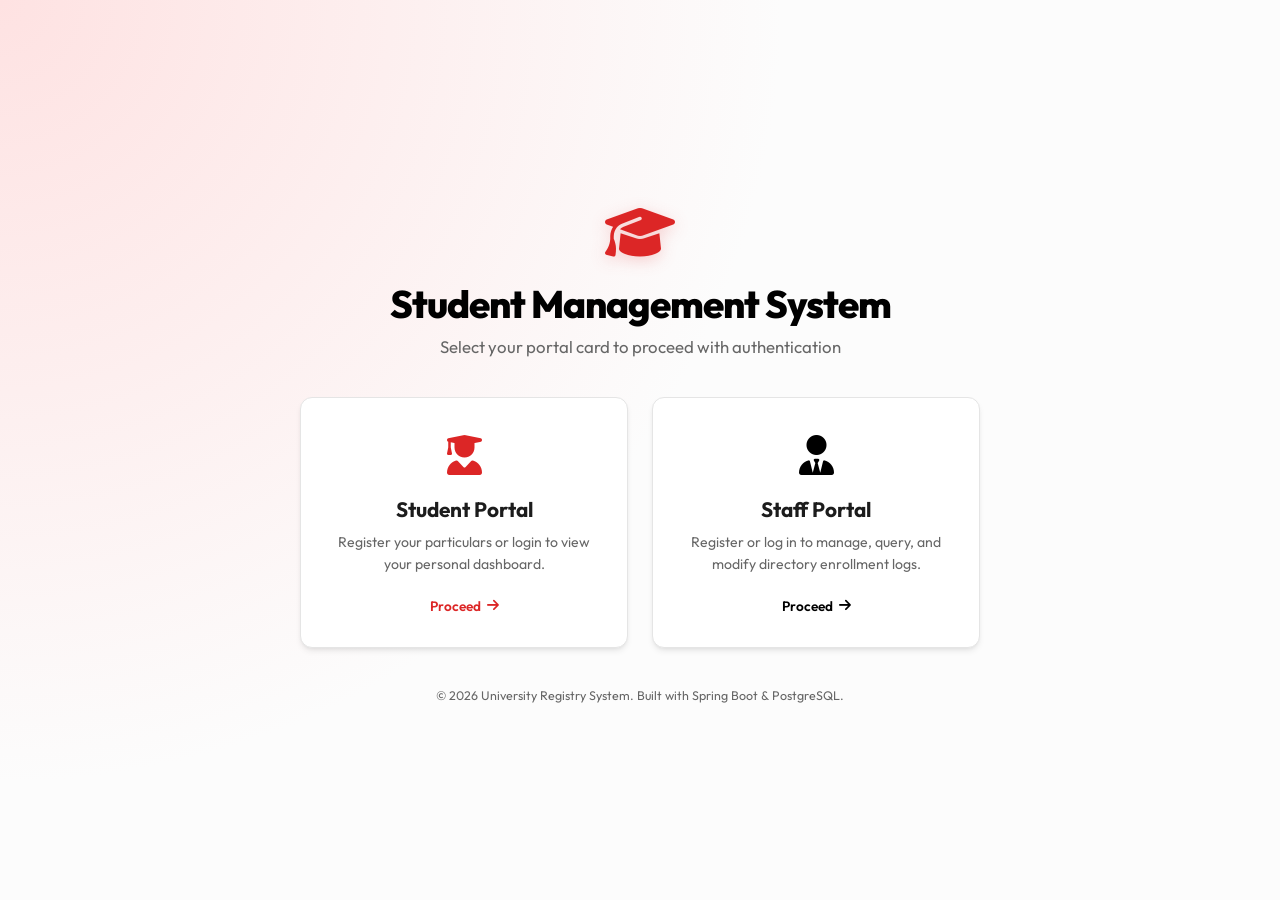
<file: stud1/f1/index.html>
<!DOCTYPE html>
<html lang="en">
<head>
    <meta charset="UTF-8">
    <meta name="viewport" content="width=device-width, initial-scale=1.0">
    <title>University Student Information System</title>
    
    <!-- Google Fonts -->
    <link rel="preconnect" href="https://fonts.googleapis.com">
    <link rel="preconnect" href="https://fonts.gstatic.com" crossorigin>
    <link href="https://fonts.googleapis.com/css2?family=Outfit:wght@300;400;500;600;700;800&display=swap" rel="stylesheet">
    
    <!-- FontAwesome Icons -->
    <link rel="stylesheet" href="https://cdnjs.cloudflare.com/ajax/libs/font-awesome/6.4.0/css/all.min.css">
    
    <!-- Unified CSS Stylesheet -->
    <link rel="stylesheet" href="style.css">
</head>
<body>

    <div class="landing-container">
        <div class="landing-header">
            <div class="logo-shield">
                <i class="fa-solid fa-graduation-cap"></i>
            </div>
            <h1>Student Management System</h1>
            <p class="subtitle">Select your portal card to proceed with authentication</p>
        </div>
        
        <div class="role-grid">
            <a href="student-home.html" class="role-card">
                <div class="role-icon">
                    <i class="fa-solid fa-user-graduate"></i>
                </div>
                <h3>Student Portal</h3>
                <p>Register your particulars or login to view your personal dashboard.</p>
                <span class="role-btn">Proceed <i class="fa-solid fa-arrow-right"></i></span>
            </a>
            
            <a href="staff-home.html" class="role-card staff-card">
                <div class="role-icon">
                    <i class="fa-solid fa-user-tie"></i>
                </div>
                <h3>Staff Portal</h3>
                <p>Register or log in to manage, query, and modify directory enrollment logs.</p>
                <span class="role-btn">Proceed <i class="fa-solid fa-arrow-right"></i></span>
            </a>
        </div>
        
        <footer class="landing-footer">
            <p>© 2026 University Registry System. Built with Spring Boot & PostgreSQL.</p>
        </footer>
    </div>

</body>
</html>
</file>
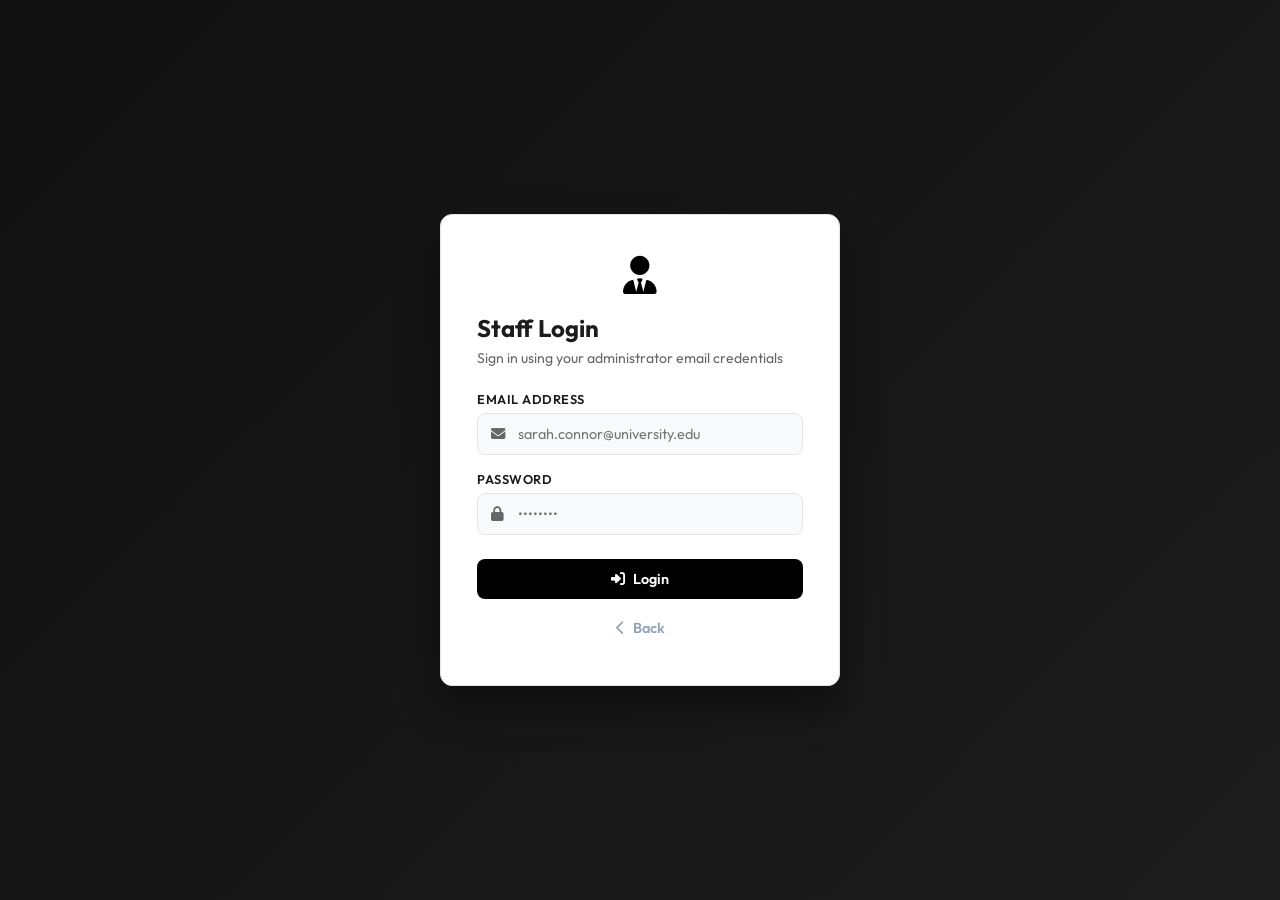
<file: stud1/f1/staff-dashboard.html>
<!DOCTYPE html>
<html lang="en">
<head>
    <meta charset="UTF-8">
    <meta name="viewport" content="width=device-width, initial-scale=1.0">
    <title>Staff Administration Dashboard | EduManage</title>
    
    <!-- Google Fonts -->
    <link rel="preconnect" href="https://fonts.googleapis.com">
    <link rel="preconnect" href="https://fonts.gstatic.com" crossorigin>
    <link href="https://fonts.googleapis.com/css2?family=Outfit:wght@300;400;500;600;700;800&display=swap" rel="stylesheet">
    
    <!-- FontAwesome Icons -->
    <link rel="stylesheet" href="https://cdnjs.cloudflare.com/ajax/libs/font-awesome/6.4.0/css/all.min.css">
    
    <link rel="stylesheet" href="style.css">
</head>
<body class="staff-sidebar-active">

    <!-- Toast Notifications Container -->
    <div id="toastContainer" class="toast-container"></div>

    <!-- Generic Action Confirmation Modal (Delete & Logout) -->
    <div id="confirmModal" class="modal-overlay">
        <div class="modal-card">
            <div class="modal-icon warning" id="confirmModalIcon">
                <i class="fa-solid fa-triangle-exclamation"></i>
            </div>
            <h3 id="confirmModalTitle">Are you sure?</h3>
            <p id="confirmModalText">Confirm this choice to update the database records.</p>
            <div class="modal-actions">
                <button class="btn btn-secondary" onclick="closeConfirmModal()">No</button>
                <button class="btn btn-danger" id="confirmActionBtn">Yes</button>
            </div>
        </div>
    </div>

    <!-- Main Sidebar + Content Shell -->
    <div class="app-layout">
        
        <!-- Sidebar Navigation -->
        <aside class="sidebar">
            <div class="brand">
                <div class="brand-logo">
                    <i class="fa-solid fa-graduation-cap"></i>
                </div>
                <h2>EduManage</h2>
            </div>
            
            <div class="user-logged-profile">
                <i class="fa-solid fa-circle-user"></i>
                <div>
                    <h4 id="logged-staff-name">Staff Admin</h4>
                    <span id="logged-staff-dept">Admissions</span>
                </div>
            </div>

            <nav class="nav-menu">
                <a class="nav-item active" id="nav-dash" onclick="switchStaffSubView('subview-dash')">
                    <i class="fa-solid fa-chart-line"></i>
                    <span>Dashboard</span>
                </a>
                <a class="nav-item" id="nav-add" onclick="switchStaffSubView('subview-add')">
                    <i class="fa-solid fa-user-plus"></i>
                    <span>Add Student</span>
                </a>
                <a class="nav-item" id="nav-view" onclick="switchStaffSubView('subview-view')">
                    <i class="fa-solid fa-user-graduate"></i>
                    <span>View Students</span>
                </a>
                <a class="nav-item" id="nav-update" onclick="switchStaffSubView('subview-update')">
                    <i class="fa-solid fa-user-pen"></i>
                    <span>Update Student</span>
                </a>
                <a class="nav-item" id="nav-delete" onclick="switchStaffSubView('subview-delete')">
                    <i class="fa-solid fa-user-minus"></i>
                    <span>Delete Student</span>
                </a>
                <a class="nav-item" id="nav-search" onclick="switchStaffSubView('subview-search')">
                    <i class="fa-solid fa-magnifying-glass"></i>
                    <span>Search Student</span>
                </a>
                <a class="nav-item" id="nav-staff-details" onclick="switchStaffSubView('subview-staff-details')">
                    <i class="fa-solid fa-address-card"></i>
                    <span>Staff Details</span>
                </a>
                <a class="nav-item logout-nav" onclick="triggerLogoutConfirm()">
                    <i class="fa-solid fa-power-off"></i>
                    <span>Logout</span>
                </a>
            </nav>
            
            <div class="sidebar-footer">
                <p>Portal V2.0.0</p>
                <span>Role: Staff Administrator</span>
            </div>
        </aside>

        <!-- Main Content Area -->
        <main class="main-content">
            
            <!-- Top Navigation Bar -->
            <header class="top-nav">
                <div class="welcome-text">
                    <h2 style="font-weight: 700; color: var(--color-dark-muted); letter-spacing: -0.5px;">Student Management System</h2>
                </div>
                
                <div class="profile-area">
                    <div class="staff-profile-welcome">
                        <i class="fa-solid fa-circle-user"></i> Welcome, <span id="logged-staff-name-top">Staff Admin</span>
                    </div>
                </div>
            </header>

            <!-- SUBVIEWS INSIDE MAIN WORKSPACE (Only one is visible at a time) -->

            <!-- Subview A: Dashboard Summary Stats -->
            <div id="subview-dash" class="staff-subview active-subview">
                <section class="stats-grid">
                    <!-- Card 1: Total Students -->
                    <div class="stat-card">
                        <div class="stat-icon primary">
                            <i class="fa-solid fa-users"></i>
                        </div>
                        <div class="stat-details">
                            <span class="stat-label">Total Students</span>
                            <h3 class="stat-value" id="count-total-students">0 Students</h3>
                        </div>
                    </div>
                    
                    <!-- Card 2: Total Departments -->
                    <div class="stat-card">
                        <div class="stat-icon secondary">
                            <i class="fa-solid fa-building-user"></i>
                        </div>
                        <div class="stat-details">
                            <span class="stat-label">Total Departments</span>
                            <h3 class="stat-value" id="count-total-depts">0</h3>
                        </div>
                    </div>

                    <!-- Card 3: Database & Sync Status -->
                    <div class="stat-card">
                        <div class="stat-icon success">
                            <i class="fa-solid fa-database"></i>
                        </div>
                        <div class="stat-details">
                            <span class="stat-label">Database Status</span>
                            <div class="database-status-value">
                                <span class="db-badge-line"><span style="color:var(--color-success);">🟢</span> Connected</span>
                                <span class="sync-badge-line">Synchronization: <span>Online</span></span>
                            </div>
                        </div>
                    </div>
                </section>

                <div class="admin-welcome-footer-panel">
                    <h3>Welcome Back Administrator</h3>
                    <p>Manage student information using the left menu.</p>
                </div>
            </div>

            <!-- Subview B: Add Student Page -->
            <div id="subview-add" class="staff-subview">
                <div class="panel-card form-panel max-w-700">
                    <div class="panel-header">
                        <h2><i class="fa-solid fa-user-plus"></i> Add New Student</h2>
                        <p>Fill out the particulars below to register a new student.</p>
                    </div>
                    
                    <form id="addStudentForm" onsubmit="event.preventDefault(); handleAddStudentSubmit();">
                        <div class="form-grid">
                            <div class="input-group">
                                <label for="add-stud-id">Student ID</label>
                                <div class="input-wrapper">
                                    <i class="fa-solid fa-id-card"></i>
                                    <input type="text" id="add-stud-id" placeholder="e.g. STU44923" required>
                                </div>
                            </div>
                            
                            <div class="input-group">
                                <label for="add-stud-name">Student Name</label>
                                <div class="input-wrapper">
                                    <i class="fa-solid fa-user"></i>
                                    <input type="text" id="add-stud-name" placeholder="John Doe" required>
                                </div>
                            </div>
                            
                            <div class="input-group">
                                <label for="add-stud-email">Email Address</label>
                                <div class="input-wrapper">
                                    <i class="fa-solid fa-envelope"></i>
                                    <input type="email" id="add-stud-email" placeholder="john.doe@university.edu" required>
                                </div>
                            </div>
                            
                            <div class="input-group">
                                <label for="add-stud-password">Initial Password</label>
                                <div class="input-wrapper">
                                    <i class="fa-solid fa-lock"></i>
                                    <input type="password" id="add-stud-password" placeholder="e.g. Pass123!" required>
                                </div>
                            </div>

                            <div class="input-group">
                                <label for="add-stud-dept">Department</label>
                                <div class="input-wrapper">
                                    <i class="fa-solid fa-building"></i>
                                    <input type="text" id="add-stud-dept" placeholder="Computer Science" required>
                                </div>
                            </div>

                            <div class="input-group">
                                <label for="add-stud-contact">Contact Number</label>
                                <div class="input-wrapper">
                                    <i class="fa-solid fa-phone"></i>
                                    <input type="tel" id="add-stud-contact" placeholder="e.g. (555) 019-2834" required>
                                </div>
                            </div>
                        </div>

                        <div class="input-group full-width">
                            <label for="add-stud-address">Residential Address</label>
                            <div class="input-wrapper">
                                <i class="fa-solid fa-house"></i>
                                <input type="text" id="add-stud-address" placeholder="123 University Drive" required>
                            </div>
                        </div>

                        <div class="form-buttons" style="border-top:none; padding-top:0;">
                            <button type="button" class="btn btn-secondary" onclick="clearAddForm()">
                                <i class="fa-solid fa-arrows-rotate"></i> Clear
                            </button>
                            <button type="submit" class="btn btn-primary">
                                <i class="fa-solid fa-floppy-disk"></i> Save Student
                            </button>
                        </div>
                    </form>
                </div>
            </div>

            <!-- Subview C: View Students Page -->
            <div id="subview-view" class="staff-subview">
                <div class="panel-card table-panel">
                    <div class="panel-header">
                        <h2><i class="fa-solid fa-table-list"></i> Enrolled Student Directory</h2>
                        <p>Total registry list inside the database.</p>
                    </div>

                    <div class="table-container">
                        <table id="directoryTable">
                            <thead>
                                <tr>
                                    <th>Student ID</th>
                                    <th>Student Name</th>
                                    <th>Email</th>
                                    <th>Department</th>
                                    <th>Contact Number</th>
                                    <th>Address</th>
                                </tr>
                            </thead>
                            <tbody id="directoryTableBody">
                                <!-- Dynamically populated by JS -->
                            </tbody>
                        </table>
                        
                        <div id="directoryEmptyState" class="empty-state" style="display: none;">
                            <div class="empty-icon"><i class="fa-solid fa-folder-open"></i></div>
                            <h3>No Students Registered</h3>
                            <p>No active student logs were found in the database.</p>
                        </div>
                    </div>
                </div>
            </div>

            <!-- Subview D: Update Student Page (Split into List vs Edit Form) -->
            <div id="subview-update" class="staff-subview">
                <!-- Tab View 1: Student List -->
                <div class="panel-card table-panel" id="update-list-container">
                    <div class="panel-header">
                        <h2><i class="fa-solid fa-user-pen"></i> Select Student to Update</h2>
                        <p>Click the Edit button beside any student to modify their credentials.</p>
                    </div>
                    
                    <div class="table-container">
                        <table id="updateStudentListTable">
                            <thead>
                                <tr>
                                    <th>Student ID</th>
                                    <th>Student Name</th>
                                    <th>Department</th>
                                    <th>Action</th>
                                </tr>
                            </thead>
                            <tbody id="updateStudentListTableBody">
                                <!-- Populated dynamically -->
                            </tbody>
                        </table>
                    </div>
                </div>

                <!-- Tab View 2: Edit Form (Hidden by default) -->
                <div class="panel-card form-panel max-w-700" id="update-form-container" style="display: none;">
                    <div class="panel-header">
                        <h2><i class="fa-solid fa-user-pen"></i> Edit Student Form</h2>
                        <p id="update-form-subtitle">Modify student profile parameters.</p>
                    </div>

                    <form id="updateStudentForm" onsubmit="event.preventDefault(); handleUpdateStudentSubmit();">
                        <input type="hidden" id="update-stud-id-pk">
                        
                        <div class="form-grid">
                            <div class="input-group">
                                <label for="update-stud-id">Student ID</label>
                                <div class="input-wrapper">
                                    <i class="fa-solid fa-id-card"></i>
                                    <input type="text" id="update-stud-id" placeholder="e.g. STU44923" required>
                                </div>
                            </div>
                            
                            <div class="input-group">
                                <label for="update-stud-name">Student Name</label>
                                <div class="input-wrapper">
                                    <i class="fa-solid fa-user"></i>
                                    <input type="text" id="update-stud-name" placeholder="John Doe" required>
                                </div>
                            </div>
                            
                            <div class="input-group">
                                <label for="update-stud-email">Email Address</label>
                                <div class="input-wrapper">
                                    <i class="fa-solid fa-envelope"></i>
                                    <input type="email" id="update-stud-email" placeholder="john.doe@university.edu" required>
                                </div>
                            </div>
                            
                            <div class="input-group">
                                <label for="update-stud-password">Password (Leave blank to keep current)</label>
                                <div class="input-wrapper">
                                    <i class="fa-solid fa-lock"></i>
                                    <input type="password" id="update-stud-password" placeholder="••••••••">
                                </div>
                            </div>

                            <div class="input-group">
                                <label for="update-stud-dept">Department</label>
                                <div class="input-wrapper">
                                    <i class="fa-solid fa-building"></i>
                                    <input type="text" id="update-stud-dept" placeholder="Computer Science" required>
                                </div>
                            </div>

                            <div class="input-group">
                                <label for="update-stud-contact">Contact Number</label>
                                <div class="input-wrapper">
                                    <i class="fa-solid fa-phone"></i>
                                    <input type="tel" id="update-stud-contact" placeholder="e.g. (555) 019-2834" required>
                                </div>
                            </div>
                        </div>

                        <div class="input-group full-width">
                            <label for="update-stud-address">Residential Address</label>
                            <div class="input-wrapper">
                                <i class="fa-solid fa-house"></i>
                                <input type="text" id="update-stud-address" placeholder="123 University Drive" required>
                            </div>
                        </div>

                        <div class="form-actions" style="border-top:none; padding-top:0; margin-top:20px;">
                            <button type="button" class="btn btn-secondary" onclick="cancelUpdate()">
                                Cancel
                            </button>
                            <button type="submit" class="btn btn-primary">
                                Update
                            </button>
                        </div>
                    </form>
                </div>
            </div>

            <!-- Subview E: Delete Student Page with Recently Deleted Logs -->
            <div id="subview-delete" class="staff-subview">
                <!-- Student Records -->
                <div class="panel-card delete-list-panel" style="margin-bottom: 24px;">
                    <div class="panel-header">
                        <h2>Student Records</h2>
                        <p>Select student to delete from registry.</p>
                    </div>
                    
                    <div class="table-container">
                        <table id="deleteSearchTable" class="delete-search-table">
                            <thead>
                                <tr>
                                    <th>Student ID</th>
                                    <th>Name</th>
                                    <th>Department</th>
                                    <th>Action</th>
                                </tr>
                            </thead>
                            <tbody id="deleteSearchTableBody">
                                <!-- Dynamic delete entries -->
                            </tbody>
                        </table>
                    </div>
                </div>
                
                <!-- Recent Delete Logs -->
                <div class="panel-card recently-deleted-panel">
                    <div class="panel-header">
                        <h2>Recent Delete Logs</h2>
                        <p>Logs of deleted students in this session.</p>
                    </div>
                    
                    <div class="delete-log-wrapper" id="recentlyDeletedList">
                        <!-- Dynamic logs formatted exactly like:
                        Student ID : ST101
                        Deleted By : Admin
                        Deleted Time : 27-06-2026 02:30 PM
                        -->
                    </div>
                </div>
            </div>

            <!-- Subview F: Search Student Page -->
            <div id="subview-search" class="staff-subview">
                <div class="panel-card search-page-panel">
                    <div class="panel-header">
                        <h2>Search Student Records</h2>
                        <p>Locate student profiles using ID or Name.</p>
                    </div>
                    
                    <div class="search-form-row">
                        <div class="input-group search-bar-large">
                            <div class="input-wrapper">
                                <i class="fa-solid fa-magnifying-glass"></i>
                                <input type="text" id="searchPageViewInput" placeholder="Enter student's Name or Student ID..." onkeyup="handleSearchPageView()">
                            </div>
                        </div>
                    </div>
                    
                    <div class="search-results-container">
                        <table id="searchResultsTable" class="search-table" style="display:none;">
                            <thead>
                                <tr>
                                    <th>Student ID</th>
                                    <th>Student Name</th>
                                    <th>Email Address</th>
                                    <th>Department</th>
                                    <th>Contact</th>
                                    <th>Address</th>
                                </tr>
                            </thead>
                            <tbody id="searchResultsTableBody">
                                <!-- Dynamic Search Rows -->
                            </tbody>
                        </table>
                        
                        <div id="searchEmptyState" class="empty-state-search">
                            <div class="empty-icon"><i class="fa-solid fa-circle-question"></i></div>
                            <h3>Awaiting Search Query</h3>
                            <p>Type in the input box above to instantly fetch matching students.</p>
                        </div>
                    </div>
                </div>
            </div>

            <!-- Subview G: Staff Details View -->
            <div id="subview-staff-details" class="staff-subview">
                <div class="panel-card max-w-700">
                    <div class="panel-header">
                        <h2>Staff Details</h2>
                        <p>Your logged-in administrative profile credentials.</p>
                    </div>
                    
                    <div class="profile-layout" style="box-shadow: none; border: 1px solid var(--border-color); margin-bottom: 24px;">
                        <div class="profile-side">
                            <div class="profile-avatar">
                                <i class="fa-solid fa-user-tie"></i>
                            </div>
                            <h3 id="staff-detail-name">Staff Name</h3>
                            <p class="role-badge">Administrator</p>
                        </div>
                        
                        <div class="profile-details-grid" style="padding: 24px;">
                            <div class="detail-card">
                                <div class="detail-icon"><i class="fa-solid fa-id-card"></i></div>
                                <div class="detail-info">
                                    <span class="detail-label">Staff ID</span>
                                    <span class="detail-val" id="staff-detail-id">-</span>
                                </div>
                            </div>
                            
                            <div class="detail-card">
                                <div class="detail-icon"><i class="fa-solid fa-envelope"></i></div>
                                <div class="detail-info">
                                    <span class="detail-label">Email Address</span>
                                    <span class="detail-val" id="staff-detail-email">-</span>
                                </div>
                            </div>
                            
                            <div class="detail-card">
                                <div class="detail-icon"><i class="fa-solid fa-building"></i></div>
                                <div class="detail-info">
                                    <span class="detail-label">Department</span>
                                    <span class="detail-val" id="staff-detail-dept">-</span>
                                </div>
                            </div>
                            
                            <div class="detail-card">
                                <div class="detail-icon"><i class="fa-solid fa-phone"></i></div>
                                <div class="detail-info">
                                    <span class="detail-label">Contact Number</span>
                                    <span class="detail-val" id="staff-detail-contact">-</span>
                                </div>
                            </div>
                            
                            <div class="detail-card full-span">
                                <div class="detail-icon"><i class="fa-solid fa-house"></i></div>
                                <div class="detail-info">
                                    <span class="detail-label">Residential Address</span>
                                    <span class="detail-val" id="staff-detail-address">-</span>
                                </div>
                            </div>
                        </div>
                    </div>
                    
                    <div class="form-actions" style="margin-top:20px; display:flex; gap:12px;">
                        <button class="btn btn-secondary" onclick="showToast('Profile editing enabled soon!', 'info')">
                            Edit Profile
                        </button>
                        <button class="btn btn-primary" onclick="showToast('Password change wizard loaded!', 'info')">
                            Change Password
                        </button>
                    </div>
                </div>
            </div>

        </main>
    </div>

    <!-- Script File -->
    <script src="staff-dashboard.js"></script>
</body>
</html>
</file>
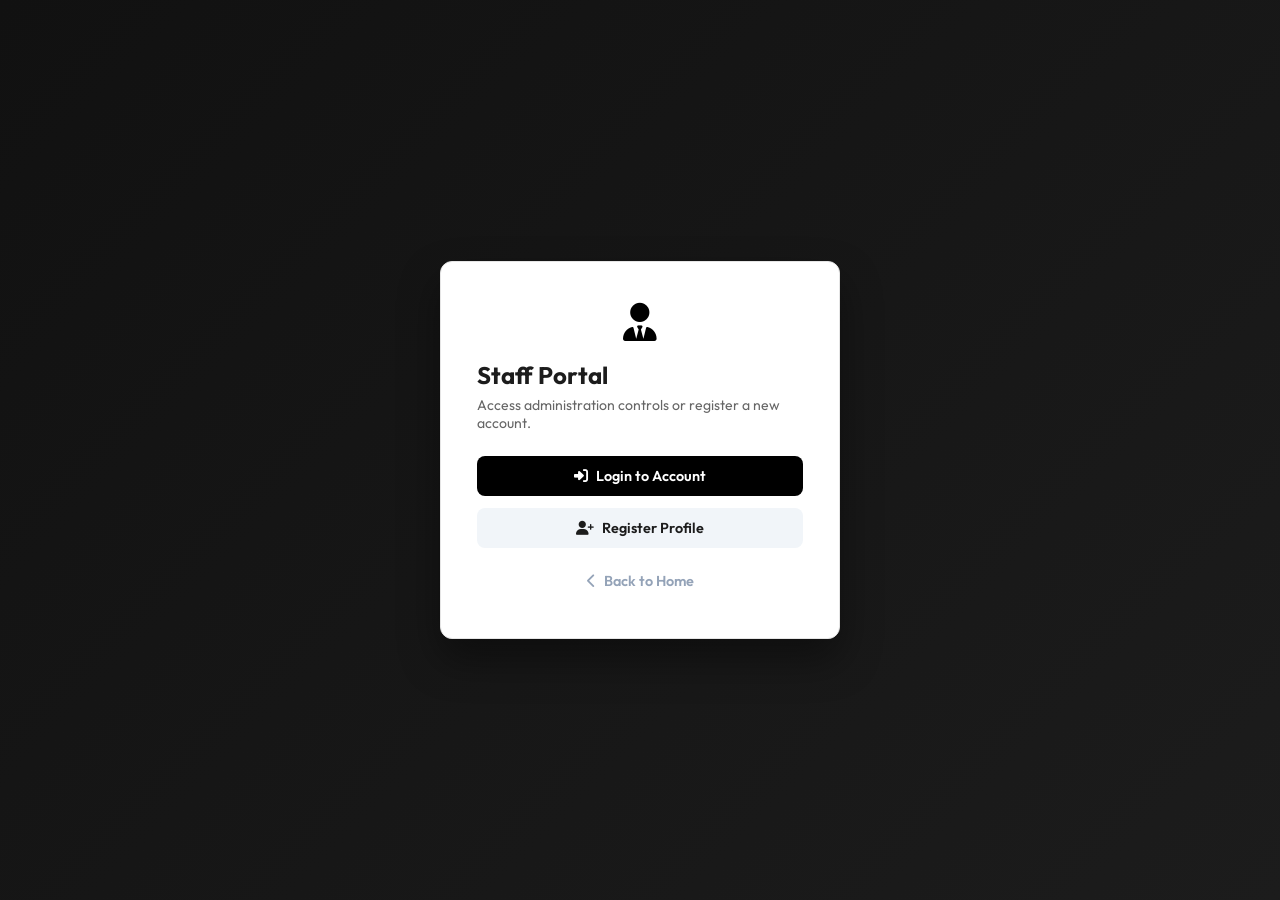
<file: stud1/f1/staff-home.html>
<!DOCTYPE html>
<html lang="en">
<head>
    <meta charset="UTF-8">
    <meta name="viewport" content="width=device-width, initial-scale=1.0">
    <title>Staff Portal Home | EduManage</title>
    
    <!-- Google Fonts -->
    <link rel="preconnect" href="https://fonts.googleapis.com">
    <link rel="preconnect" href="https://fonts.gstatic.com" crossorigin>
    <link href="https://fonts.googleapis.com/css2?family=Outfit:wght@300;400;500;600;700;800&display=swap" rel="stylesheet">
    
    <!-- FontAwesome Icons -->
    <link rel="stylesheet" href="https://cdnjs.cloudflare.com/ajax/libs/font-awesome/6.4.0/css/all.min.css">
    
    <link class="shared-css" rel="stylesheet" href="style.css">
</head>
<body>

    <div class="card-view-container">
        <div class="glass-card authentication-card text-center staff-theme">
            <div class="card-icon"><i class="fa-solid fa-user-tie"></i></div>
            <h2>Staff Portal</h2>
            <p>Access administration controls or register a new account.</p>
            
            <div class="vertical-actions">
                <a href="staff-login.html" class="btn btn-primary">
                    <i class="fa-solid fa-right-to-bracket"></i> Login to Account
                </a>
                <a href="staff-register.html" class="btn btn-secondary">
                    <i class="fa-solid fa-user-plus"></i> Register Profile
                </a>
                <a href="index.html" class="btn btn-back">
                    <i class="fa-solid fa-chevron-left"></i> Back to Home
                </a>
            </div>
        </div>
    </div>

</body>
</html>
</file>
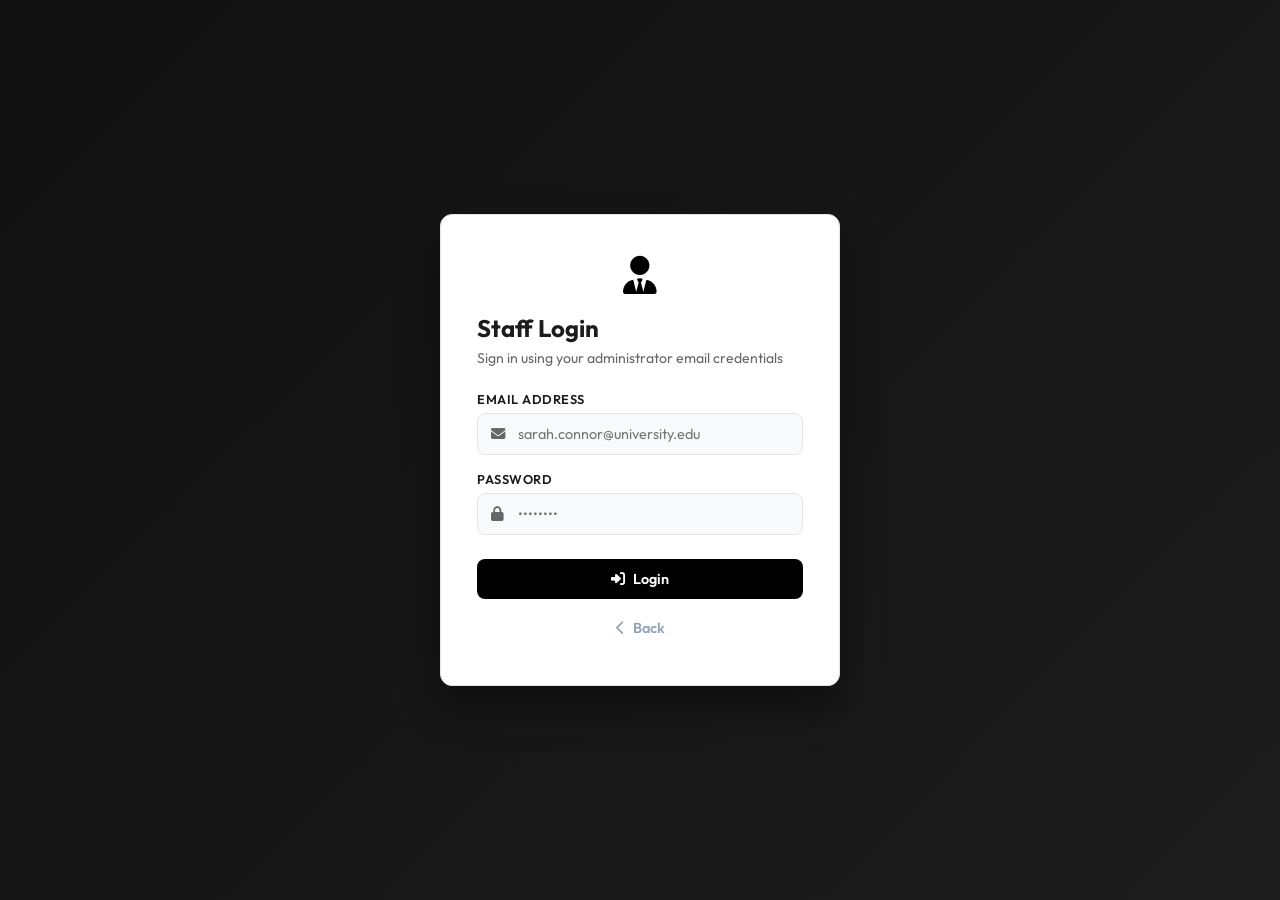
<file: stud1/f1/staff-login.html>
<!DOCTYPE html>
<html lang="en">
<head>
    <meta charset="UTF-8">
    <meta name="viewport" content="width=device-width, initial-scale=1.0">
    <title>Staff Login | EduManage</title>
    
    <!-- Google Fonts -->
    <link rel="preconnect" href="https://fonts.googleapis.com">
    <link rel="preconnect" href="https://fonts.gstatic.com" crossorigin>
    <link href="https://fonts.googleapis.com/css2?family=Outfit:wght@300;400;500;600;700;800&display=swap" rel="stylesheet">
    
    <!-- FontAwesome Icons -->
    <link rel="stylesheet" href="https://cdnjs.cloudflare.com/ajax/libs/font-awesome/6.4.0/css/all.min.css">
    
    <link class="shared-css" rel="stylesheet" href="style.css">
</head>
<body>

    <div id="toastContainer" class="toast-container"></div>

    <div class="card-view-container">
        <div class="glass-card authentication-card staff-theme">
            <div class="card-header text-center">
                <div class="card-icon"><i class="fa-solid fa-user-tie"></i></div>
                <h2>Staff Login</h2>
                <p>Sign in using your administrator email credentials</p>
            </div>
            
            <form id="staffLoginForm" onsubmit="event.preventDefault(); handleStaffLogin();">
                <div class="input-group">
                    <label for="login-staff-email">Email Address</label>
                    <div class="input-wrapper">
                        <i class="fa-solid fa-envelope"></i>
                        <input type="email" id="login-staff-email" placeholder="sarah.connor@university.edu" required>
                    </div>
                </div>
                
                <div class="input-group">
                    <label for="login-staff-password">Password</label>
                    <div class="input-wrapper">
                        <i class="fa-solid fa-lock"></i>
                        <input type="password" id="login-staff-password" placeholder="••••••••" required>
                    </div>
                </div>
                
                <button type="submit" class="btn btn-primary full-width-btn">
                    <i class="fa-solid fa-right-to-bracket"></i> Login
                </button>
                
                <a href="staff-home.html" class="btn btn-back full-width-btn text-center">
                    <i class="fa-solid fa-chevron-left"></i> Back
                </a>
            </form>
        </div>
    </div>

    <!-- Script File -->
    <script src="staff-login.js"></script>
</body>
</html>
</file>
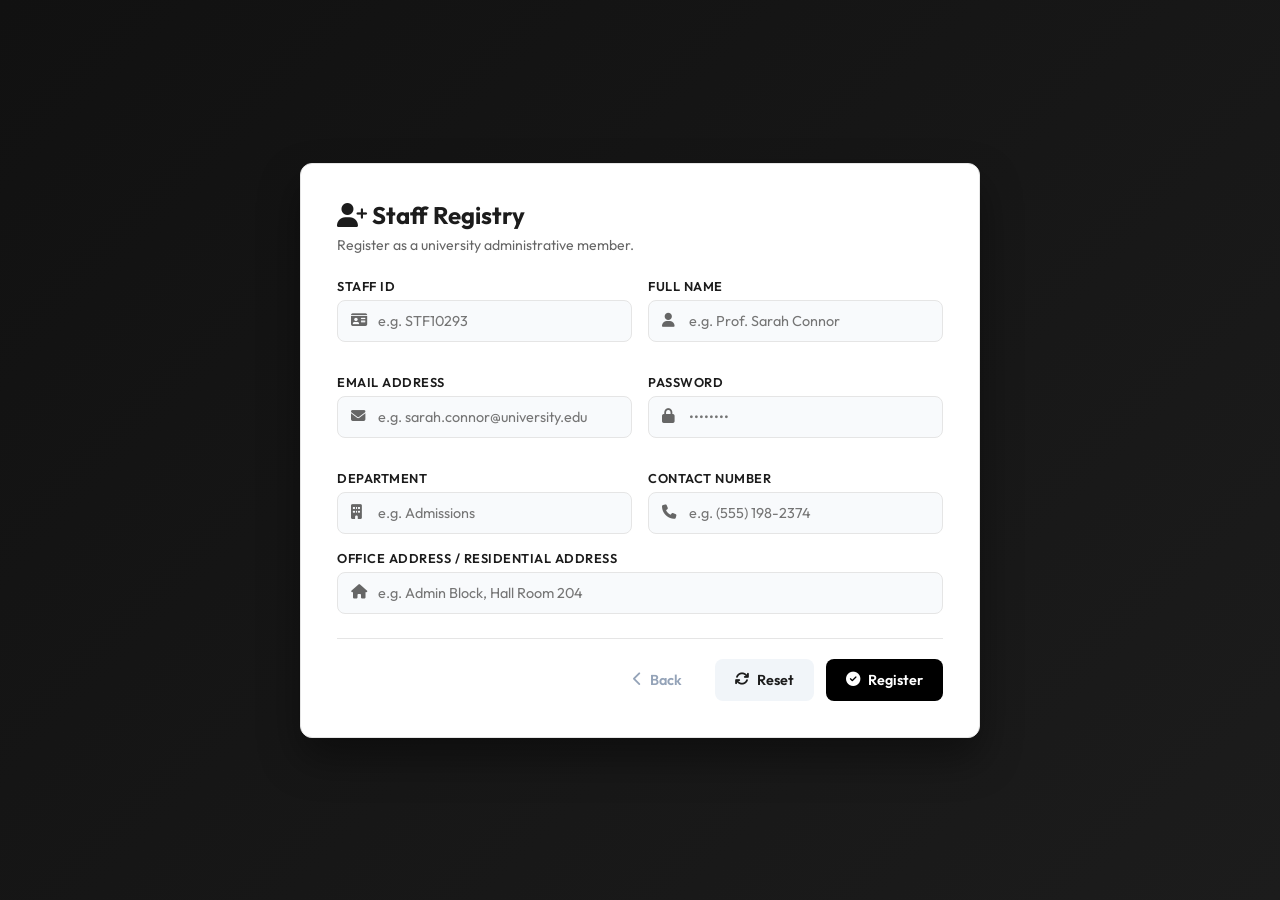
<file: stud1/f1/staff-register.html>
<!DOCTYPE html>
<html lang="en">
<head>
    <meta charset="UTF-8">
    <meta name="viewport" content="width=device-width, initial-scale=1.0">
    <title>Staff Profile Registration | EduManage</title>
    
    <!-- Google Fonts -->
    <link rel="preconnect" href="https://fonts.googleapis.com">
    <link rel="preconnect" href="https://fonts.gstatic.com" crossorigin>
    <link href="https://fonts.googleapis.com/css2?family=Outfit:wght@300;400;500;600;700;800&display=swap" rel="stylesheet">
    
    <!-- FontAwesome Icons -->
    <link rel="stylesheet" href="https://cdnjs.cloudflare.com/ajax/libs/font-awesome/6.4.0/css/all.min.css">
    
    <link class="shared-css" rel="stylesheet" href="style.css">
</head>
<body>

    <div id="toastContainer" class="toast-container"></div>

    <div class="card-view-container">
        <div class="glass-card registry-card staff-theme">
            <div class="card-header">
                <h2><i class="fa-solid fa-user-plus"></i> Staff Registry</h2>
                <p>Register as a university administrative member.</p>
            </div>
            
            <form id="staffRegisterForm" onsubmit="event.preventDefault(); handleStaffRegister();">
                <div class="form-grid">
                    <div class="input-group">
                        <label for="reg-staff-id">Staff ID</label>
                        <div class="input-wrapper">
                            <i class="fa-solid fa-id-card"></i>
                            <input type="text" id="reg-staff-id" placeholder="e.g. STF10293" required>
                        </div>
                    </div>
                    
                    <div class="input-group">
                        <label for="reg-staff-name">Full Name</label>
                        <div class="input-wrapper">
                            <i class="fa-solid fa-user"></i>
                            <input type="text" id="reg-staff-name" placeholder="e.g. Prof. Sarah Connor" required>
                        </div>
                    </div>
                    
                    <div class="input-group">
                        <label for="reg-staff-email">Email Address</label>
                        <div class="input-wrapper">
                            <i class="fa-solid fa-envelope"></i>
                            <input type="email" id="reg-staff-email" placeholder="e.g. sarah.connor@university.edu" required>
                        </div>
                    </div>
                    
                    <div class="input-group">
                        <label for="reg-staff-password">Password</label>
                        <div class="input-wrapper">
                            <i class="fa-solid fa-lock"></i>
                            <input type="password" id="reg-staff-password" placeholder="••••••••" required>
                        </div>
                    </div>
                    
                    <div class="input-group">
                        <label for="reg-staff-dept">Department</label>
                        <div class="input-wrapper">
                            <i class="fa-solid fa-building"></i>
                            <input type="text" id="reg-staff-dept" placeholder="e.g. Admissions" required>
                        </div>
                    </div>
                    
                    <div class="input-group">
                        <label for="reg-staff-contact">Contact Number</label>
                        <div class="input-wrapper">
                            <i class="fa-solid fa-phone"></i>
                            <input type="tel" id="reg-staff-contact" placeholder="e.g. (555) 198-2374" required>
                        </div>
                    </div>
                </div>
                
                <div class="input-group full-width">
                    <label for="reg-staff-address">Office Address / Residential Address</label>
                    <div class="input-wrapper">
                        <i class="fa-solid fa-house"></i>
                        <input type="text" id="reg-staff-address" placeholder="e.g. Admin Block, Hall Room 204" required>
                    </div>
                </div>
                
                <div class="form-buttons">
                    <a href="staff-home.html" class="btn btn-back">
                        <i class="fa-solid fa-chevron-left"></i> Back
                    </a>
                    <button type="reset" class="btn btn-secondary">
                        <i class="fa-solid fa-arrows-rotate"></i> Reset
                    </button>
                    <button type="submit" class="btn btn-primary">
                        <i class="fa-solid fa-circle-check"></i> Register
                    </button>
                </div>
            </form>
        </div>
    </div>

    <!-- Script File -->
    <script src="staff-register.js"></script>
</body>
</html>
</file>
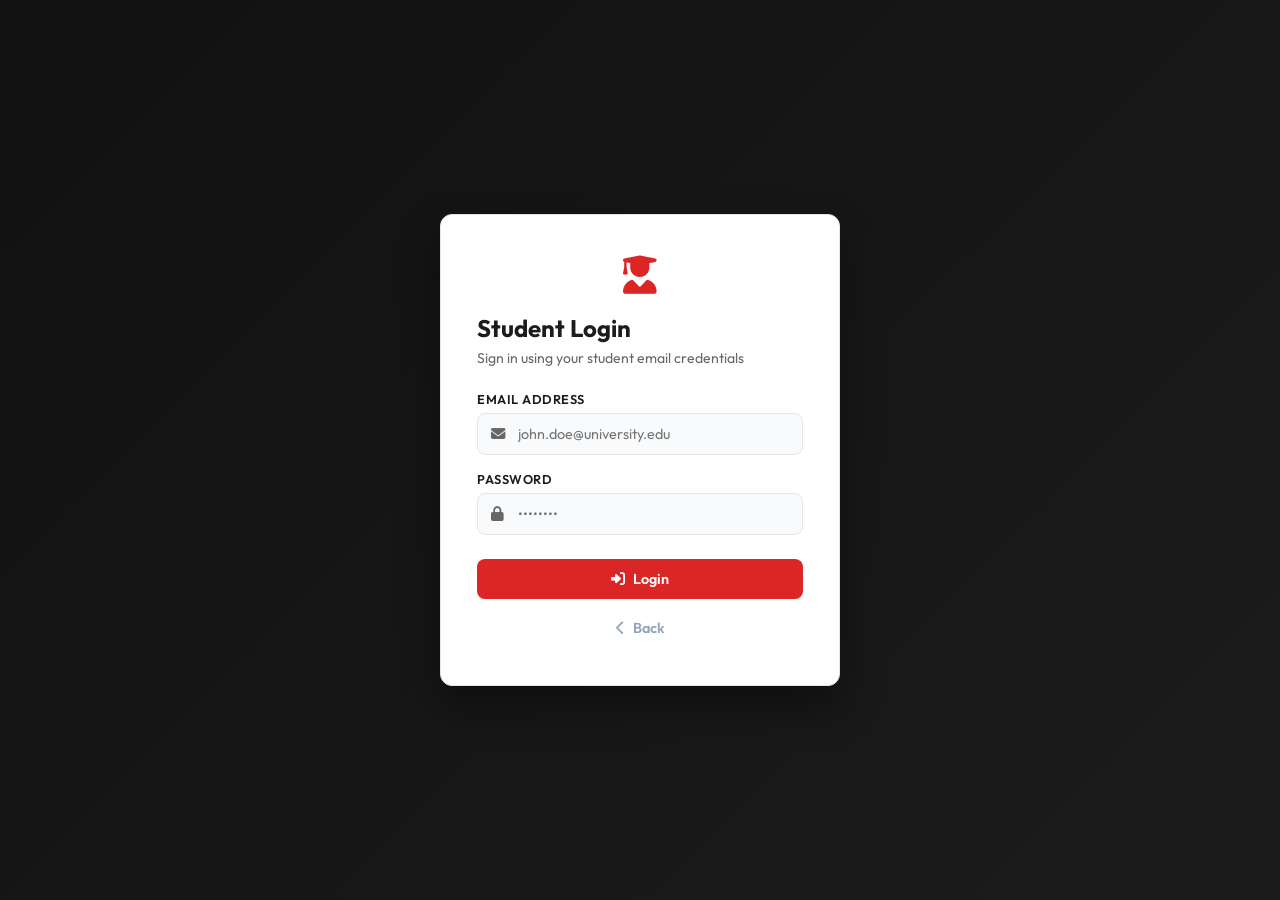
<file: stud1/f1/student-dashboard.html>
<!DOCTYPE html>
<html lang="en">
<head>
    <meta charset="UTF-8">
    <meta name="viewport" content="width=device-width, initial-scale=1.0">
    <title>Student Profile Dashboard | EduManage</title>
    
    <!-- Google Fonts -->
    <link rel="preconnect" href="https://fonts.googleapis.com">
    <link rel="preconnect" href="https://fonts.gstatic.com" crossorigin>
    <link href="https://fonts.googleapis.com/css2?family=Outfit:wght@300;400;500;600;700;800&display=swap" rel="stylesheet">
    
    <!-- FontAwesome Icons -->
    <link rel="stylesheet" href="https://cdnjs.cloudflare.com/ajax/libs/font-awesome/6.4.0/css/all.min.css">
    
    <link rel="stylesheet" href="style.css">
</head>
<body>

    <div id="toastContainer" class="toast-container"></div>

    <div class="dashboard-outer">
        <header class="dashboard-header-bar">
            <div class="header-logo">
                <i class="fa-solid fa-graduation-cap"></i>
                <h2>EduManage <span>Student Portal</span></h2>
            </div>
            <div class="header-actions">
                <a href="index.html" class="btn btn-secondary btn-sm"><i class="fa-solid fa-house"></i> Home</a>
                <a href="student-home.html" class="btn btn-secondary btn-sm"><i class="fa-solid fa-chevron-left"></i> Back</a>
                <button class="btn btn-danger btn-sm" onclick="logout()"><i class="fa-solid fa-power-off"></i> Logout</button>
            </div>
        </header>
        
        <div class="dashboard-container">
            <div class="profile-layout">
                <div class="profile-side">
                    <div class="profile-avatar">
                        <i class="fa-solid fa-user-graduate"></i>
                    </div>
                    <h3 id="profile-card-name">Loading...</h3>
                    <p class="role-badge">Student Status: Enrolled</p>
                </div>
                
                <div class="profile-details-grid">
                    <div class="detail-card">
                        <div class="detail-icon"><i class="fa-solid fa-id-card"></i></div>
                        <div class="detail-info">
                            <span class="detail-label">Student ID</span>
                            <span class="detail-val" id="profile-val-id">-</span>
                        </div>
                    </div>
                    
                    <div class="detail-card">
                        <div class="detail-icon"><i class="fa-solid fa-envelope"></i></div>
                        <div class="detail-info">
                            <span class="detail-label">Email Address</span>
                            <span class="detail-val" id="profile-val-email">-</span>
                        </div>
                    </div>
                    
                    <div class="detail-card">
                        <div class="detail-icon"><i class="fa-solid fa-building"></i></div>
                        <div class="detail-info">
                            <span class="detail-label">Department</span>
                            <span class="detail-val" id="profile-val-dept">-</span>
                        </div>
                    </div>
                    
                    <div class="detail-card">
                        <div class="detail-icon"><i class="fa-solid fa-phone"></i></div>
                        <div class="detail-info">
                            <span class="detail-label">Contact Number</span>
                            <span class="detail-val" id="profile-val-contact">-</span>
                        </div>
                    </div>
                    
                    <div class="detail-card full-span">
                        <div class="detail-icon"><i class="fa-solid fa-house"></i></div>
                        <div class="detail-info">
                            <span class="detail-label">Residential Address</span>
                            <span class="detail-val" id="profile-val-address">-</span>
                        </div>
                    </div>
                </div>
            </div>
        </div>
    </div>

    <!-- Script File -->
    <script src="student-dashboard.js"></script>
</body>
</html>
</file>
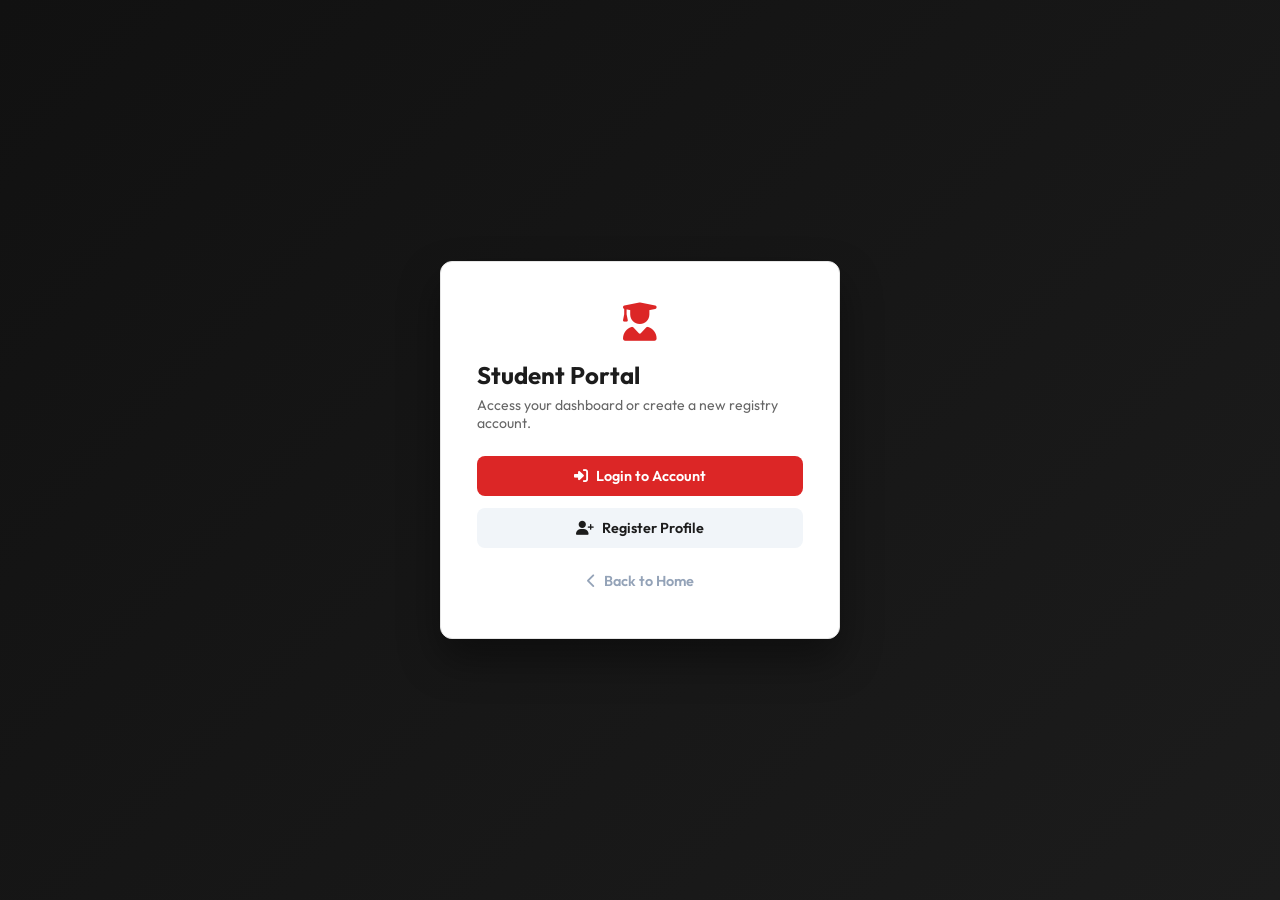
<file: stud1/f1/student-home.html>
<!DOCTYPE html>
<html lang="en">
<head>
    <meta charset="UTF-8">
    <meta name="viewport" content="width=device-width, initial-scale=1.0">
    <title>Student Portal Home | EduManage</title>
    
    <!-- Google Fonts -->
    <link rel="preconnect" href="https://fonts.googleapis.com">
    <link rel="preconnect" href="https://fonts.gstatic.com" crossorigin>
    <link href="https://fonts.googleapis.com/css2?family=Outfit:wght@300;400;500;600;700;800&display=swap" rel="stylesheet">
    
    <!-- FontAwesome Icons -->
    <link rel="stylesheet" href="https://cdnjs.cloudflare.com/ajax/libs/font-awesome/6.4.0/css/all.min.css">
    
    <link rel="stylesheet" href="style.css">
</head>
<body>

    <div class="card-view-container">
        <div class="glass-card authentication-card text-center">
            <div class="card-icon"><i class="fa-solid fa-user-graduate"></i></div>
            <h2>Student Portal</h2>
            <p>Access your dashboard or create a new registry account.</p>
            
            <div class="vertical-actions">
                <a href="student-login.html" class="btn btn-primary">
                    <i class="fa-solid fa-right-to-bracket"></i> Login to Account
                </a>
                <a href="student-register.html" class="btn btn-secondary">
                    <i class="fa-solid fa-user-plus"></i> Register Profile
                </a>
                <a href="index.html" class="btn btn-back">
                    <i class="fa-solid fa-chevron-left"></i> Back to Home
                </a>
            </div>
        </div>
    </div>

</body>
</html>
</file>
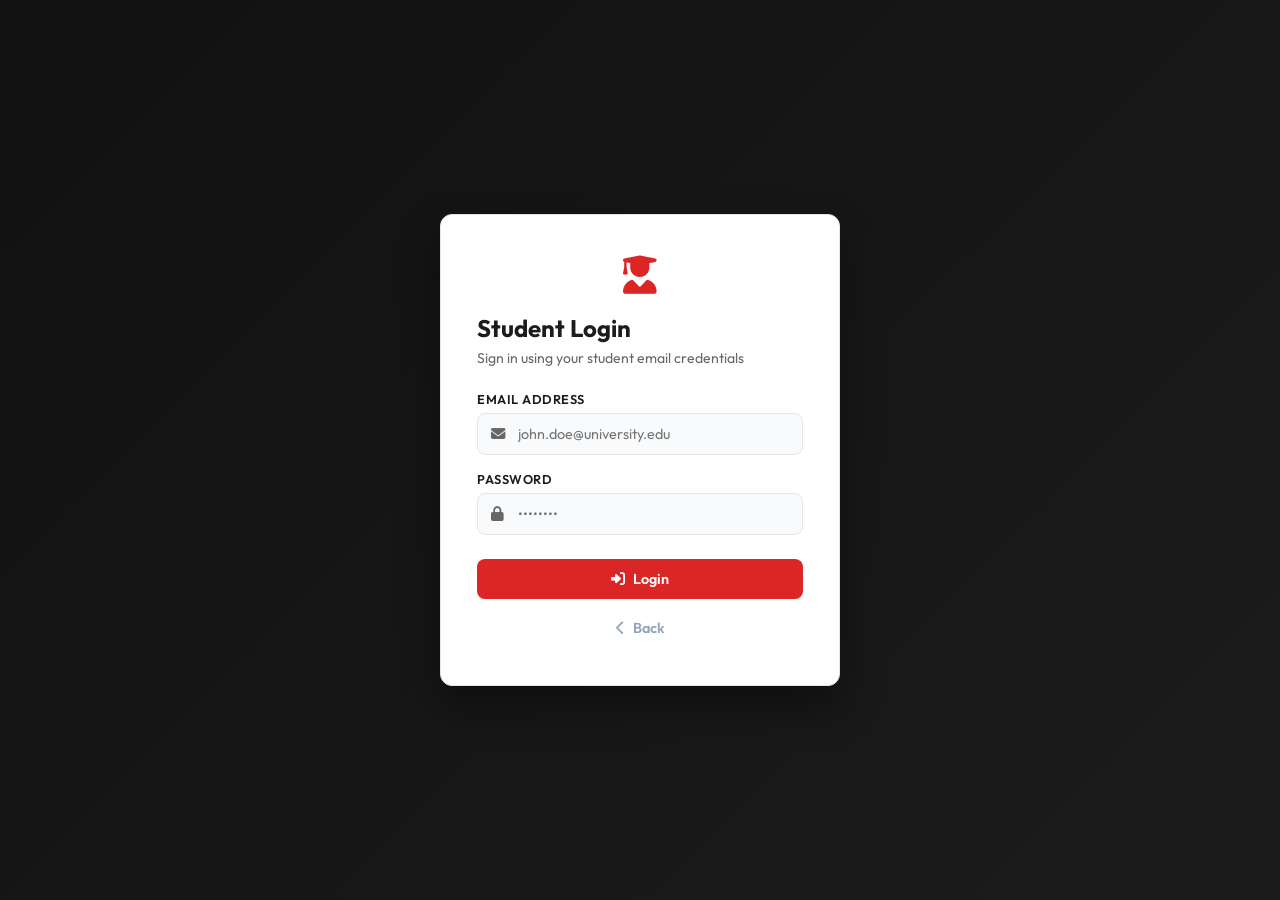
<file: stud1/f1/student-login.html>
<!DOCTYPE html>
<html lang="en">
<head>
    <meta charset="UTF-8">
    <meta name="viewport" content="width=device-width, initial-scale=1.0">
    <title>Student Login | EduManage</title>
    
    <!-- Google Fonts -->
    <link rel="preconnect" href="https://fonts.googleapis.com">
    <link rel="preconnect" href="https://fonts.gstatic.com" crossorigin>
    <link href="https://fonts.googleapis.com/css2?family=Outfit:wght@300;400;500;600;700;800&display=swap" rel="stylesheet">
    
    <!-- FontAwesome Icons -->
    <link rel="stylesheet" href="https://cdnjs.cloudflare.com/ajax/libs/font-awesome/6.4.0/css/all.min.css">
    
    <link class="shared-css" rel="stylesheet" href="style.css">
</head>
<body>

    <div id="toastContainer" class="toast-container"></div>

    <div class="card-view-container">
        <div class="glass-card authentication-card">
            <div class="card-header text-center">
                <div class="card-icon"><i class="fa-solid fa-user-graduate"></i></div>
                <h2>Student Login</h2>
                <p>Sign in using your student email credentials</p>
            </div>
            
            <form id="studentLoginForm" onsubmit="event.preventDefault(); handleStudentLogin();">
                <div class="input-group">
                    <label for="login-stud-email">Email Address</label>
                    <div class="input-wrapper">
                        <i class="fa-solid fa-envelope"></i>
                        <input type="email" id="login-stud-email" placeholder="john.doe@university.edu" required>
                    </div>
                </div>
                
                <div class="input-group">
                    <label for="login-stud-password">Password</label>
                    <div class="input-wrapper">
                        <i class="fa-solid fa-lock"></i>
                        <input type="password" id="login-stud-password" placeholder="••••••••" required>
                    </div>
                </div>
                
                <button type="submit" class="btn btn-primary full-width-btn">
                    <i class="fa-solid fa-right-to-bracket"></i> Login
                </button>
                
                <a href="student-home.html" class="btn btn-back full-width-btn text-center">
                    <i class="fa-solid fa-chevron-left"></i> Back
                </a>
            </form>
        </div>
    </div>

    <!-- Script File -->
    <script src="student-login.js"></script>
</body>
</html>
</file>
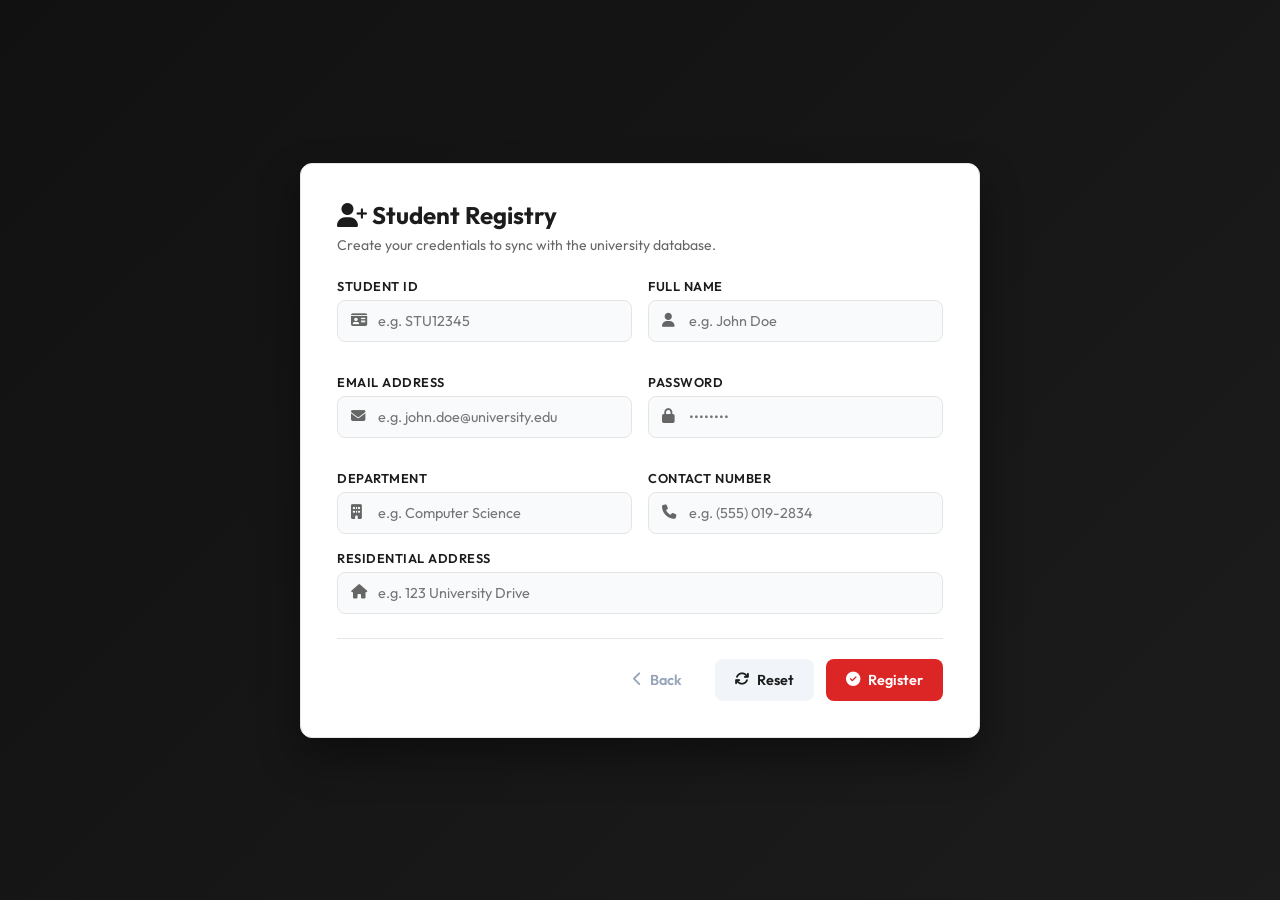
<file: stud1/f1/student-register.html>
<!DOCTYPE html>
<html lang="en">
<head>
    <meta charset="UTF-8">
    <meta name="viewport" content="width=device-width, initial-scale=1.0">
    <title>Student Profile Registration | EduManage</title>
    
    <!-- Google Fonts -->
    <link rel="preconnect" href="https://fonts.googleapis.com">
    <link rel="preconnect" href="https://fonts.gstatic.com" crossorigin>
    <link href="https://fonts.googleapis.com/css2?family=Outfit:wght@300;400;500;600;700;800&display=swap" rel="stylesheet">
    
    <!-- FontAwesome Icons -->
    <link rel="stylesheet" href="https://cdnjs.cloudflare.com/ajax/libs/font-awesome/6.4.0/css/all.min.css">
    
    <link rel="stylesheet" href="style.css">
</head>
<body>

    <div id="toastContainer" class="toast-container"></div>

    <div class="card-view-container">
        <div class="glass-card registry-card">
            <div class="card-header">
                <h2><i class="fa-solid fa-user-plus"></i> Student Registry</h2>
                <p>Create your credentials to sync with the university database.</p>
            </div>
            
            <form id="studentRegisterForm" onsubmit="event.preventDefault(); handleStudentRegister();">
                <div class="form-grid">
                    <div class="input-group">
                        <label for="reg-stud-id">Student ID</label>
                        <div class="input-wrapper">
                            <i class="fa-solid fa-id-card"></i>
                            <input type="text" id="reg-stud-id" placeholder="e.g. STU12345" required>
                        </div>
                    </div>
                    
                    <div class="input-group">
                        <label for="reg-stud-name">Full Name</label>
                        <div class="input-wrapper">
                            <i class="fa-solid fa-user"></i>
                            <input type="text" id="reg-stud-name" placeholder="e.g. John Doe" required>
                        </div>
                    </div>
                    
                    <div class="input-group">
                        <label for="reg-stud-email">Email Address</label>
                        <div class="input-wrapper">
                            <i class="fa-solid fa-envelope"></i>
                            <input type="email" id="reg-stud-email" placeholder="e.g. john.doe@university.edu" required>
                        </div>
                    </div>
                    
                    <div class="input-group">
                        <label for="reg-stud-password">Password</label>
                        <div class="input-wrapper">
                            <i class="fa-solid fa-lock"></i>
                            <input type="password" id="reg-stud-password" placeholder="••••••••" required>
                        </div>
                    </div>
                    
                    <div class="input-group">
                        <label for="reg-stud-dept">Department</label>
                        <div class="input-wrapper">
                            <i class="fa-solid fa-building"></i>
                            <input type="text" id="reg-stud-dept" placeholder="e.g. Computer Science" required>
                        </div>
                    </div>
                    
                    <div class="input-group">
                        <label for="reg-stud-contact">Contact Number</label>
                        <div class="input-wrapper">
                            <i class="fa-solid fa-phone"></i>
                            <input type="tel" id="reg-stud-contact" placeholder="e.g. (555) 019-2834" required>
                        </div>
                    </div>
                </div>
                
                <div class="input-group full-width">
                    <label for="reg-stud-address">Residential Address</label>
                    <div class="input-wrapper">
                        <i class="fa-solid fa-house"></i>
                        <input type="text" id="reg-stud-address" placeholder="e.g. 123 University Drive" required>
                    </div>
                </div>
                
                <div class="form-buttons">
                    <a href="student-home.html" class="btn btn-back">
                        <i class="fa-solid fa-chevron-left"></i> Back
                    </a>
                    <button type="reset" class="btn btn-secondary">
                        <i class="fa-solid fa-arrows-rotate"></i> Reset
                    </button>
                    <button type="submit" class="btn btn-primary">
                        <i class="fa-solid fa-circle-check"></i> Register
                    </button>
                </div>
            </form>
        </div>
    </div>

    <!-- Script File -->
    <script src="student-register.js"></script>
</body>
</html>
</file>
<file: stud1/f1/style.css>
/* Collegiate Theme Design System - Red, Black, and White */
:root {
    --bg-primary: #fcfcfc;
    --bg-card: #ffffff;
    --bg-sidebar: #0a0a0a; /* Collegiate Black */
    --border-color: #e5e5e5;
    
    --text-main: #111111;
    --text-muted: #666666;
    --text-light: #f5f5f5;
    
    --color-primary: #dc2626; /* Collegiate Red */
    --color-primary-hover: #991b1b;
    --color-primary-light: #fef2f2;
    
    --color-dark: #000000;
    --color-dark-muted: #1c1c1c;
    
    --color-success: #16a34a;
    --color-success-light: #f0fdf4;
    
    --color-info: #0284c7;
    --color-info-light: #f0f9ff;
    
    --shadow-sm: 0 1px 2px 0 rgba(0, 0, 0, 0.05);
    --shadow-md: 0 4px 6px -1px rgba(0, 0, 0, 0.08), 0 2px 4px -2px rgba(0, 0, 0, 0.08);
    --shadow-lg: 0 10px 15px -3px rgba(0, 0, 0, 0.1), 0 4px 6px -4px rgba(0, 0, 0, 0.1);
    
    --font-stack: 'Outfit', sans-serif;
    --transition-smooth: all 0.25s cubic-bezier(0.4, 0, 0.2, 1);
    --radius-lg: 12px;
    --radius-md: 8px;
    --radius-sm: 4px;
}

/* Reset and Base Styles */
* {
    margin: 0;
    padding: 0;
    box-sizing: border-box;
    font-family: var(--font-stack);
}

body {
    background: var(--bg-primary);
    color: var(--text-main);
    min-height: 100vh;
    overflow-x: hidden;
}

/* ========================================================================= */
/* PAGE: LANDING & CENTRALIZED HOME STYLE */
/* ========================================================================= */
.landing-container {
    display: flex;
    flex-direction: column;
    align-items: center;
    justify-content: center;
    min-height: 100vh;
    padding: 40px 20px;
    background: radial-gradient(circle at top left, #fee2e2 0%, #fcfcfc 50%);
}

.landing-header {
    text-align: center;
    margin-bottom: 40px;
    max-width: 600px;
}

.logo-shield {
    font-size: 3.5rem;
    color: var(--color-primary);
    margin-bottom: 12px;
    filter: drop-shadow(0 4px 8px rgba(220, 38, 38, 0.2));
}

.landing-header h1 {
    font-size: 2.4rem;
    font-weight: 800;
    color: var(--color-dark);
    letter-spacing: -1px;
}

.landing-header .subtitle {
    font-size: 1.05rem;
    color: var(--text-muted);
    margin-top: 8px;
}

.role-grid {
    display: grid;
    grid-template-columns: repeat(2, 1fr);
    gap: 24px;
    width: 100%;
    max-width: 680px;
    margin-bottom: 40px;
}

.role-card {
    background: var(--bg-card);
    border-radius: var(--radius-lg);
    padding: 32px 24px;
    text-align: center;
    cursor: pointer;
    border: 1px solid var(--border-color);
    box-shadow: var(--shadow-md);
    transition: var(--transition-smooth);
    position: relative;
    overflow: hidden;
    text-decoration: none;
    display: block;
}

.role-card::before {
    content: '';
    position: absolute;
    top: 0;
    left: 0;
    width: 100%;
    height: 4px;
    background: var(--color-primary);
    transform: scaleX(0);
    transition: var(--transition-smooth);
}

.role-card:hover::before {
    transform: scaleX(1);
}

.role-card:hover {
    transform: translateY(-4px);
    box-shadow: var(--shadow-lg);
    border-color: var(--color-primary);
}

.role-card.staff-card::before {
    background: var(--color-dark);
}

.role-card.staff-card:hover {
    border-color: var(--color-dark);
}

.role-icon {
    font-size: 2.5rem;
    color: var(--color-primary);
    margin-bottom: 16px;
}

.staff-card .role-icon {
    color: var(--color-dark);
}

.role-card h3 {
    font-size: 1.3rem;
    font-weight: 700;
    margin-bottom: 10px;
    color: var(--color-dark-muted);
}

.role-card p {
    font-size: 0.88rem;
    color: var(--text-muted);
    line-height: 1.5;
    margin-bottom: 20px;
}

.role-btn {
    display: inline-flex;
    align-items: center;
    gap: 6px;
    font-weight: 600;
    font-size: 0.85rem;
    color: var(--color-primary);
    transition: var(--transition-smooth);
}

.role-card:hover .role-btn {
    gap: 10px;
}

.staff-card .role-btn {
    color: var(--color-dark);
}

.landing-footer {
    text-align: center;
    font-size: 0.78rem;
    color: var(--text-muted);
}

/* ========================================================================= */
/* PAGES: LOGIN & REGISTRATION CARDS */
/* ========================================================================= */
.card-view-container {
    display: flex;
    justify-content: center;
    align-items: center;
    min-height: 100vh;
    padding: 30px 16px;
    background: linear-gradient(135deg, #111111 0%, #1c1c1c 100%);
}

.glass-card {
    background: var(--bg-card);
    border-radius: var(--radius-lg);
    border: 1px solid var(--border-color);
    box-shadow: 0 20px 40px rgba(0, 0, 0, 0.4);
    padding: 36px;
    width: 100%;
}

.authentication-card {
    max-width: 400px;
}

.registry-card {
    max-width: 680px;
}

.card-icon {
    font-size: 2.4rem;
    color: var(--color-primary);
    margin-bottom: 14px;
    text-align: center;
}

.staff-theme .card-icon {
    color: var(--color-dark);
}

.glass-card h2 {
    font-size: 1.5rem;
    font-weight: 700;
    color: var(--color-dark-muted);
    margin-bottom: 6px;
}

.glass-card p {
    font-size: 0.88rem;
    color: var(--text-muted);
    margin-bottom: 24px;
}

.vertical-actions {
    display: flex;
    flex-direction: column;
    gap: 12px;
}

.vertical-actions .btn {
    width: 100%;
}

/* Form Styles */
.form-grid {
    display: grid;
    grid-template-columns: repeat(2, 1fr);
    gap: 16px;
}

.input-group {
    margin-bottom: 16px;
}

.input-group.full-width {
    grid-column: 1 / -1;
}

.input-group label {
    display: block;
    font-size: 0.8rem;
    font-weight: 600;
    color: var(--color-dark-muted);
    margin-bottom: 6px;
    text-transform: uppercase;
    letter-spacing: 0.5px;
}

.input-wrapper {
    position: relative;
    display: flex;
    align-items: center;
}

.input-wrapper i {
    position: absolute;
    left: 14px;
    color: var(--text-muted);
    font-size: 0.9rem;
    pointer-events: none;
}

.input-wrapper input {
    width: 100%;
    padding: 11px 14px 11px 40px;
    border-radius: var(--radius-md);
    border: 1.5px solid var(--border-color);
    background: #f8fafc;
    font-size: 0.9rem;
    color: var(--text-main);
    transition: var(--transition-smooth);
}

.input-wrapper input:focus {
    outline: none;
    border-color: var(--color-primary);
    background: white;
    box-shadow: 0 0 0 3px rgba(220, 38, 38, 0.1);
}

.staff-theme .input-wrapper input:focus {
    border-color: var(--color-dark);
    box-shadow: 0 0 0 3px rgba(0, 0, 0, 0.08);
}

.form-buttons {
    display: flex;
    justify-content: flex-end;
    gap: 12px;
    margin-top: 24px;
    border-top: 1px solid var(--border-color);
    padding-top: 20px;
}

/* Button UI */
.btn {
    display: inline-flex;
    align-items: center;
    justify-content: center;
    gap: 8px;
    padding: 11px 20px;
    font-size: 0.9rem;
    font-weight: 600;
    border-radius: var(--radius-md);
    border: none;
    cursor: pointer;
    transition: var(--transition-smooth);
    text-decoration: none;
}

.btn-sm {
    padding: 7px 12px;
    font-size: 0.8rem;
}

.btn-primary {
    background: var(--color-primary);
    color: white;
}

.btn-primary:hover {
    background: var(--color-primary-hover);
    box-shadow: 0 4px 8px rgba(220, 38, 38, 0.15);
}

.staff-theme .btn-primary,
.staff-sidebar-active .btn-primary {
    background: var(--color-dark);
    color: white;
}

.staff-theme .btn-primary:hover,
.staff-sidebar-active .btn-primary:hover {
    background: #222222;
    box-shadow: 0 4px 8px rgba(0, 0, 0, 0.15);
}

.btn-secondary {
    background: #f1f5f9;
    color: var(--color-dark-muted);
}

.btn-secondary:hover {
    background: #e2e8f0;
}

.btn-danger {
    background: var(--color-primary);
    color: white;
}

.btn-danger:hover {
    background: var(--color-primary-hover);
}

.btn-back {
    background: transparent;
    color: var(--text-muted);
    border: 1px solid var(--border-color);
}

.btn-back:hover {
    background: rgba(0, 0, 0, 0.05);
    color: var(--text-main);
}

.card-view-container .btn-back {
    color: #94a3b8;
    border-color: rgba(255, 255, 255, 0.15);
}

.card-view-container .btn-back:hover {
    background: rgba(255, 255, 255, 0.05);
    color: white;
}

.full-width-btn {
    width: 100%;
    margin-top: 8px;
}

/* ========================================================================= */
/* PAGES: PORTALS & DASHBOARDS */
/* ========================================================================= */
.dashboard-outer {
    background: #f1f5f9;
    min-height: 100vh;
}

.dashboard-header-bar {
    background: var(--bg-sidebar);
    color: white;
    padding: 14px 40px;
    display: flex;
    justify-content: space-between;
    align-items: center;
    border-bottom: 4px solid var(--color-primary);
    position: sticky;
    top: 0;
    z-index: 100;
}

.header-logo {
    display: flex;
    align-items: center;
    gap: 10px;
}

.header-logo i {
    font-size: 1.6rem;
    color: var(--color-primary);
}

.header-logo h2 {
    font-size: 1.2rem;
    font-weight: 700;
}

.header-logo span {
    font-size: 0.75rem;
    color: #cbd5e1;
    background: rgba(255, 255, 255, 0.08);
    padding: 2px 6px;
    border-radius: var(--radius-sm);
    margin-left: 6px;
}

.header-actions {
    display: flex;
    gap: 8px;
}

.dashboard-container {
    max-width: 900px;
    margin: 40px auto;
    padding: 0 16px;
}

.profile-layout {
    display: grid;
    grid-template-columns: 260px 1fr;
    background: var(--bg-card);
    border-radius: var(--radius-lg);
    border: 1px solid var(--border-color);
    box-shadow: var(--shadow-md);
    overflow: hidden;
}

.profile-side {
    background: #000000;
    color: white;
    padding: 36px 20px;
    display: flex;
    flex-direction: column;
    align-items: center;
    text-align: center;
    border-right: 4px solid var(--color-primary);
}

.profile-avatar {
    width: 90px;
    height: 90px;
    background: rgba(255, 255, 255, 0.08);
    border-radius: 50%;
    display: flex;
    align-items: center;
    justify-content: center;
    font-size: 2.8rem;
    color: var(--color-primary);
    border: 2px solid rgba(255, 255, 255, 0.2);
    margin-bottom: 16px;
}

.profile-side h3 {
    font-size: 1.2rem;
    font-weight: 700;
    margin-bottom: 6px;
}

.role-badge {
    font-size: 0.72rem;
    font-weight: 600;
    background: var(--color-primary);
    color: white;
    padding: 3px 10px;
    border-radius: 12px;
}

.profile-details-grid {
    padding: 36px;
    display: grid;
    grid-template-columns: repeat(2, 1fr);
    gap: 20px;
}

.detail-card {
    background: #f8fafc;
    border: 1px solid var(--border-color);
    padding: 14px 18px;
    border-radius: var(--radius-md);
    display: flex;
    align-items: center;
    gap: 14px;
}

.detail-card.full-span {
    grid-column: 1 / -1;
}

.detail-icon {
    font-size: 1.25rem;
    color: var(--color-primary);
}

.detail-info {
    display: flex;
    flex-direction: column;
}

.detail-label {
    font-size: 0.72rem;
    font-weight: 600;
    color: var(--text-muted);
    text-transform: uppercase;
    letter-spacing: 0.5px;
}

.detail-val {
    font-size: 0.95rem;
    font-weight: 600;
    color: var(--text-main);
    margin-top: 1px;
}

/* ========================================================================= */
/* PAGES: STAFF DASHBOARD & PANELS */
/* ========================================================================= */
.app-layout {
    display: flex;
    min-height: 100vh;
}

.sidebar {
    width: 260px;
    background: var(--bg-sidebar);
    color: white;
    padding: 24px;
    display: flex;
    flex-direction: column;
    flex-shrink: 0;
    border-right: 4px solid var(--color-primary);
}

.brand {
    display: flex;
    align-items: center;
    gap: 10px;
    margin-bottom: 20px;
}

.brand-logo {
    background: var(--color-primary);
    color: white;
    width: 36px;
    height: 36px;
    border-radius: 6px;
    display: flex;
    align-items: center;
    justify-content: center;
    font-size: 1.15rem;
    box-shadow: 0 0 8px rgba(220, 38, 38, 0.4);
}

.brand h2 {
    font-size: 1.25rem;
    font-weight: 700;
}

.user-logged-profile {
    display: flex;
    align-items: center;
    gap: 10px;
    padding: 12px;
    background: rgba(255, 255, 255, 0.05);
    border-radius: var(--radius-md);
    margin-bottom: 24px;
    border: 1px solid rgba(255, 255, 255, 0.06);
}

.user-logged-profile i {
    font-size: 2rem;
    color: var(--color-primary);
}

.user-logged-profile h4 {
    font-size: 0.85rem;
    font-weight: 600;
}

.user-logged-profile span {
    font-size: 0.7rem;
    color: var(--text-muted);
    display: block;
    margin-top: 1px;
}

.nav-menu {
    display: flex;
    flex-direction: column;
    gap: 6px;
    flex-grow: 1;
}

.nav-item {
    display: flex;
    align-items: center;
    gap: 12px;
    padding: 11px 14px;
    color: #94a3b8;
    text-decoration: none;
    border-radius: var(--radius-md);
    font-weight: 500;
    transition: var(--transition-smooth);
    font-size: 0.88rem;
    cursor: pointer;
}

.nav-item:hover {
    color: #ffffff;
    background: rgba(255, 255, 255, 0.04);
}

.nav-item.active {
    color: #ffffff;
    background: var(--color-primary);
}

.nav-item.logout-nav:hover {
    background: rgba(220, 38, 38, 0.12);
    color: #fca5a5;
}

.sidebar-footer {
    padding-top: 14px;
    border-top: 1px solid rgba(255, 255, 255, 0.08);
    font-size: 0.7rem;
    color: var(--text-muted);
}

.sidebar-footer span {
    display: block;
    margin-top: 2px;
}

/* Workspace Frame */
.main-content {
    flex-grow: 1;
    padding: 30px;
    max-width: 1300px;
    margin: 0 auto;
    width: calc(100% - 260px);
}

.top-nav {
    display: flex;
    justify-content: space-between;
    align-items: center;
    margin-bottom: 30px;
    border-bottom: 1.5px solid var(--border-color);
    padding-bottom: 16px;
}

.welcome-text h1 {
    font-size: 1.6rem;
    font-weight: 700;
    color: var(--color-dark-muted);
}

.welcome-text p {
    color: var(--text-muted);
    font-size: 0.85rem;
    margin-top: 2px;
}

.search-wrapper {
    position: relative;
    display: flex;
    align-items: center;
    width: 220px;
}

.search-wrapper i {
    position: absolute;
    left: 12px;
    color: var(--text-muted);
    font-size: 0.85rem;
}

.search-wrapper input {
    width: 100%;
    padding: 8px 10px 8px 34px;
    border-radius: 20px;
    border: 1px solid var(--border-color);
    background: white;
    font-size: 0.8rem;
    transition: var(--transition-smooth);
}

.search-wrapper input:focus {
    outline: none;
    border-color: var(--color-primary);
    box-shadow: 0 0 0 3px rgba(220, 38, 38, 0.08);
}

.connection-status {
    display: flex;
    align-items: center;
    gap: 6px;
    background: white;
    padding: 5px 12px;
    border-radius: 20px;
    font-size: 0.75rem;
    font-weight: 600;
    border: 1px solid var(--border-color);
}

.status-dot {
    width: 7px;
    height: 7px;
    border-radius: 50%;
}

.connection-status.connected .status-dot {
    background: var(--color-success);
    box-shadow: 0 0 6px var(--color-success);
}

.connection-status.disconnected .status-dot {
    background: var(--color-primary);
    box-shadow: 0 0 6px var(--color-primary);
}

/* Panels */
.panel-card {
    background: var(--bg-card);
    border-radius: var(--radius-lg);
    border: 1px solid var(--border-color);
    box-shadow: var(--shadow-sm);
    padding: 24px;
    margin-bottom: 20px;
}

.panel-header {
    margin-bottom: 20px;
}

.panel-header h2 {
    font-size: 1.15rem;
    font-weight: 600;
    color: var(--color-dark-muted);
}

.panel-header p {
    color: var(--text-muted);
    font-size: 0.8rem;
    margin-top: 3px;
}

.max-w-700 {
    max-width: 700px;
}

/* Statistics Grid */
.stats-grid {
    display: grid;
    grid-template-columns: repeat(3, 1fr);
    gap: 20px;
    margin-bottom: 24px;
}

.stat-card {
    background: var(--bg-card);
    border-radius: var(--radius-lg);
    padding: 16px 20px;
    display: flex;
    align-items: center;
    gap: 16px;
    border: 1px solid var(--border-color);
    box-shadow: var(--shadow-sm);
}

.stat-icon {
    width: 42px;
    height: 42px;
    border-radius: var(--radius-md);
    display: flex;
    align-items: center;
    justify-content: center;
    font-size: 1.15rem;
}

.stat-icon.primary {
    background: var(--color-primary-light);
    color: var(--color-primary);
}

.stat-icon.secondary {
    background: #e2e8f0;
    color: var(--color-dark);
}

.stat-icon.success {
    background: var(--color-success-light);
    color: var(--color-success);
}

.stat-label {
    font-size: 0.78rem;
    color: var(--text-muted);
    font-weight: 500;
}

.stat-value {
    font-size: 1.4rem;
    font-weight: 700;
    color: var(--color-dark-muted);
}

.welcome-admin-card {
    background: linear-gradient(135deg, #111111 0%, #222222 100%);
    color: white;
    border: none;
    overflow: hidden;
}

.welcome-banner {
    display: flex;
    justify-content: space-between;
    align-items: center;
}

.banner-text h2 {
    color: white !important;
    font-size: 1.4rem;
    font-weight: 700;
}

.banner-text p {
    color: #94a3b8 !important;
    font-size: 0.85rem;
    margin-top: 6px;
    line-height: 1.5;
    max-width: 580px;
}

.banner-img i {
    font-size: 4rem;
    color: rgba(255, 255, 255, 0.08);
}

/* Alert Boxes */
.alert-info-box {
    display: flex;
    align-items: center;
    gap: 10px;
    padding: 12px 16px;
    background: var(--color-info-light);
    color: #0369a1;
    border-radius: var(--radius-md);
    font-size: 0.85rem;
    font-weight: 500;
    border-left: 4px solid var(--color-info);
    margin-bottom: 20px;
}

.alert-info-box.warning-box {
    background: var(--color-primary-light);
    color: #991b1b;
    border-left-color: var(--color-primary);
}

/* Table styles */
.table-container {
    overflow-x: auto;
    margin-top: 8px;
    min-height: 240px;
}

table {
    width: 100%;
    border-collapse: collapse;
}

table th {
    background: #f8fafc;
    color: var(--text-muted);
    font-weight: 600;
    font-size: 0.75rem;
    text-transform: uppercase;
    letter-spacing: 0.5px;
    padding: 12px 14px;
    text-align: left;
    border-bottom: 2px solid var(--border-color);
}

table td {
    padding: 12px 14px;
    border-bottom: 1px solid var(--border-color);
    font-size: 0.88rem;
    vertical-align: middle;
}

table tbody tr:hover {
    background: #f8fafc;
}

.user-info {
    display: flex;
    flex-direction: column;
}

.user-name {
    font-weight: 600;
    color: var(--color-dark-muted);
}

.user-subtext {
    font-size: 0.75rem;
    color: var(--text-muted);
}

.badge {
    display: inline-block;
    padding: 2px 6px;
    border-radius: var(--radius-sm);
    font-size: 0.7rem;
    font-weight: 600;
}

.badge-dept {
    background: var(--color-primary-light);
    color: var(--color-primary);
    border: 1px solid rgba(220, 38, 38, 0.1);
}

.badge-id {
    background: #f1f5f9;
    color: var(--text-muted);
    font-family: monospace;
}

.action-btns {
    display: flex;
    gap: 6px;
}

.icon-btn {
    border: none;
    background: transparent;
    width: 28px;
    height: 28px;
    border-radius: var(--radius-sm);
    cursor: pointer;
    display: flex;
    align-items: center;
    justify-content: center;
    transition: var(--transition-smooth);
    font-size: 0.8rem;
}

.icon-btn.edit {
    color: var(--color-dark);
    background: #e2e8f0;
}

.icon-btn.edit:hover {
    color: white;
    background: var(--color-dark);
}

.icon-btn.delete {
    color: var(--color-primary);
    background: var(--color-primary-light);
}

.icon-btn.delete:hover {
    color: white;
    background: var(--color-primary);
}

.empty-state, .empty-state-search {
    display: flex;
    flex-direction: column;
    align-items: center;
    justify-content: center;
    padding: 40px 16px;
    text-align: center;
}

.empty-icon {
    font-size: 2.5rem;
    color: var(--text-muted);
    margin-bottom: 10px;
}

.empty-state h3, .empty-state-search h3 {
    font-size: 1.05rem;
    font-weight: 600;
    color: var(--color-dark-muted);
}

.empty-state p, .empty-state-search p {
    font-size: 0.8rem;
    color: var(--text-muted);
    margin-top: 3px;
    max-width: 280px;
}

.search-bar-large {
    width: 100%;
    margin-bottom: 20px;
}

.search-bar-large input {
    font-size: 1rem !important;
    padding: 12px 16px 12px 42px !important;
    border-radius: var(--radius-md) !important;
}

.search-bar-large i {
    left: 16px !important;
    font-size: 1.05rem !important;
}

/* Modals Overlay */
.modal-overlay {
    position: fixed;
    top: 0;
    left: 0;
    width: 100%;
    height: 100%;
    background: rgba(15, 23, 42, 0.4);
    backdrop-filter: blur(4px);
    z-index: 1000;
    display: flex;
    align-items: center;
    justify-content: center;
    opacity: 0;
    pointer-events: none;
    transition: opacity 0.2s ease-in-out;
}

.modal-overlay.active {
    opacity: 1;
    pointer-events: auto;
}

.modal-card {
    background: white;
    border-radius: var(--radius-lg);
    padding: 24px;
    width: 400px;
    text-align: center;
    box-shadow: var(--shadow-lg);
    border: 1px solid var(--border-color);
    transform: scale(0.92);
    transition: transform 0.2s cubic-bezier(0.34, 1.56, 0.64, 1);
}

.modal-overlay.active .modal-card {
    transform: scale(1);
}

.modal-icon {
    width: 48px;
    height: 48px;
    border-radius: 50%;
    display: flex;
    align-items: center;
    justify-content: center;
    margin: 0 auto 12px;
    font-size: 1.3rem;
}

.modal-icon.warning {
    background: var(--color-primary-light);
    color: var(--color-primary);
}

.modal-card h3 {
    font-size: 1.15rem;
    font-weight: 700;
    color: var(--color-dark-muted);
}

.modal-card p {
    font-size: 0.85rem;
    color: var(--text-muted);
    margin-top: 6px;
    line-height: 1.4;
}

.modal-actions {
    display: flex;
    gap: 10px;
    margin-top: 20px;
}

.modal-actions .btn {
    width: 100%;
}

/* Toast Alerts */
.toast-container {
    position: fixed;
    top: 20px;
    right: 20px;
    z-index: 2000;
    display: flex;
    flex-direction: column;
    gap: 10px;
}

.toast {
    display: flex;
    align-items: center;
    gap: 12px;
    background: white;
    color: var(--text-main);
    padding: 14px 18px;
    border-radius: var(--radius-md);
    border-left: 4px solid var(--color-dark);
    box-shadow: var(--shadow-lg);
    font-weight: 500;
    font-size: 0.85rem;
    min-width: 300px;
    transform: translateX(120%);
    animation: slideIn 0.3s cubic-bezier(0.34, 1.56, 0.64, 1) forwards;
}

.toast.success {
    border-left-color: var(--color-success);
}
.toast.success i {
    color: var(--color-success);
}

.toast.danger {
    border-left-color: var(--color-primary);
}
.toast.danger i {
    color: var(--color-primary);
}

.toast.dismissing {
    animation: slideOut 0.25s cubic-bezier(0.4, 0, 1, 1) forwards;
}

@keyframes slideIn {
    to { transform: translateX(0); }
}

@keyframes slideOut {
    to { transform: translateX(120%); opacity: 0; }
}

/* ========================================================================= */
/* RESPONSIVE DESIGN RULES: LAPTOP VS MOBILE VIEWPORTS */
/* ========================================================================= */

/* LAPTOP / DESKTOP ALIGNMENT (width >= 992px) */
@media (min-width: 992px) {
    .app-layout {
        flex-direction: row;
    }
    
    .sidebar {
        display: flex !important; /* Force sidebar to show on desktop */
        position: sticky;
        top: 0;
        height: 100vh;
    }
    
    .main-content {
        padding: 40px;
        width: calc(100% - 260px);
    }
    
    /* Side by side layout for stats */
    .stats-grid {
        grid-template-columns: repeat(3, 1fr);
    }
    
    /* Forms inside grids display columns nicely */
    .form-grid {
        grid-template-columns: repeat(2, 1fr);
    }
    
    /* Landing Cards horizontal */
    .role-grid {
        grid-template-columns: repeat(2, 1fr);
    }
}

/* MOBILE / TABLET ALIGNMENT (width < 992px) */
@media (max-width: 991.98px) {
    /* Mobile-specific navigation & wrappers */
    .app-layout {
        flex-direction: column; /* Stack sidebar on top of content */
    }
    
    .sidebar {
        width: 100%;
        height: auto;
        border-right: none;
        border-bottom: 4px solid var(--color-primary);
        padding: 20px;
    }
    
    .brand {
        justify-content: center;
        margin-bottom: 12px;
    }
    
    .user-logged-profile {
        margin-bottom: 16px;
        justify-content: center;
    }
    
    .nav-menu {
        flex-direction: row;
        flex-wrap: wrap;
        gap: 8px;
        justify-content: center;
        margin-bottom: 12px;
    }
    
    .nav-item {
        padding: 8px 12px;
        font-size: 0.8rem;
    }
    
    .sidebar-footer {
        display: none; /* Hide footer to save vertical space on mobile */
    }
    
    .main-content {
        width: 100%;
        padding: 20px 16px;
    }
    
    .top-nav {
        flex-direction: column;
        gap: 16px;
        align-items: flex-start;
        margin-bottom: 24px;
    }
    
    .profile-area {
        width: 100%;
        display: flex;
        justify-content: space-between;
        align-items: center;
    }
    
    .search-wrapper {
        width: 60%;
    }
    
    /* Stats Grid stack vertically */
    .stats-grid {
        grid-template-columns: 1fr;
        gap: 16px;
    }
    
    /* Form Grid stack fields vertically */
    .form-grid {
        grid-template-columns: 1fr;
        gap: 12px;
    }
    
    .form-buttons {
        flex-direction: column;
        gap: 10px;
    }
    
    .form-buttons .btn {
        width: 100%;
    }
    
    /* Student Dashboard details grid stack vertically */
    .profile-layout {
        grid-template-columns: 1fr;
    }
    
    .profile-side {
        border-right: none;
        border-bottom: 4px solid var(--color-primary);
    }
    
    .profile-details-grid {
        grid-template-columns: 1fr;
        padding: 24px;
        gap: 16px;
    }
    
    /* Tables wrap with horizontal scrollbar */
    .table-container {
        width: 100%;
        overflow-x: auto;
        -webkit-overflow-scrolling: touch;
        border: 1px solid var(--border-color);
        border-radius: var(--radius-md);
    }
    
    table {
        min-width: 650px; /* Force scrollbar rather than shrinking text */
    }
    
    /* Landing Cards stack vertically */
    .role-grid {
        grid-template-columns: 1fr;
        gap: 20px;
    }
    
    .landing-header h1 {
        font-size: 1.8rem;
    }
}

/* ========================================================================= */
/* SYSTEM ADDITIONS: WORKSPACE GRIDS & LOGS */
/* ========================================================================= */
.delete-workspace-grid {
    display: grid;
    grid-template-columns: 1fr 340px;
    gap: 24px;
    align-items: start;
}

.recently-deleted-panel {
    background: var(--bg-card);
    border-radius: var(--radius-lg);
    border: 1px solid var(--border-color);
    box-shadow: var(--shadow-sm);
}

.recently-deleted-list {
    display: flex;
    flex-direction: column;
    gap: 12px;
    max-height: 480px;
    overflow-y: auto;
    padding-top: 4px;
}

.deleted-log-item {
    display: flex;
    flex-direction: column;
    background: var(--color-primary-light);
    border-left: 4px solid var(--color-primary);
    padding: 12px 14px;
    border-radius: var(--radius-md);
    font-size: 0.82rem;
    border-top: 1px solid rgba(220, 38, 38, 0.05);
    border-right: 1px solid rgba(220, 38, 38, 0.05);
    border-bottom: 1px solid rgba(220, 38, 38, 0.05);
}

.deleted-log-header {
    display: flex;
    justify-content: space-between;
    align-items: center;
    margin-bottom: 4px;
}

.deleted-log-name {
    font-weight: 700;
    color: var(--color-primary-hover);
}

.deleted-log-time {
    font-size: 0.7rem;
    color: var(--text-muted);
}

.deleted-log-details {
    color: var(--text-muted);
    font-size: 0.76rem;
}

.id-lookup-row {
    background: #f8fafc;
    border: 1px solid var(--border-color);
    border-radius: var(--radius-md);
    padding: 16px;
}

/* Mobile responsive fixes for new grids */
@media (max-width: 991.98px) {
    .delete-workspace-grid {
        grid-template-columns: 1fr;
        gap: 20px;
    }
}

/* ========================================================================= */
/* SYSTEM ADDITIONS: SUBVIEW VISIBILITY TOGGLES & CARD WRAPPERS */
/* ========================================================================= */
.staff-subview {
    display: none !important;
}

.staff-subview.active-subview {
    display: block !important;
}

.database-status-value {
    display: flex;
    flex-direction: column;
    gap: 4px;
}

.db-badge-line {
    display: flex;
    align-items: center;
    gap: 6px;
    font-size: 0.95rem;
    font-weight: 700;
}

.sync-badge-line {
    font-size: 0.75rem;
    color: var(--text-muted);
    font-weight: 500;
    margin-top: 2px;
}

.sync-badge-line span {
    color: var(--color-success);
    font-weight: 600;
}

.admin-welcome-footer-panel {
    background: #ffffff;
    border: 1px solid var(--border-color);
    padding: 20px;
    border-radius: var(--radius-lg);
    margin-top: 20px;
    box-shadow: var(--shadow-sm);
}

.admin-welcome-footer-panel h3 {
    font-size: 1.05rem;
    font-weight: 700;
    color: var(--color-dark-muted);
    margin-bottom: 6px;
}

.admin-welcome-footer-panel p {
    font-size: 0.85rem;
    color: var(--text-muted);
}

.staff-profile-welcome {
    display: flex;
    align-items: center;
    gap: 8px;
    font-size: 0.88rem;
    font-weight: 600;
    color: var(--color-dark-muted);
    background: #ffffff;
    border: 1px solid var(--border-color);
    padding: 8px 16px;
    border-radius: 20px;
    box-shadow: var(--shadow-sm);
}

.staff-profile-welcome i {
    color: var(--color-primary);
    font-size: 1rem;
}

.delete-log-wrapper {
    display: flex;
    flex-direction: column;
    gap: 12px;
}

.delete-log-card {
    background: #fff5f5;
    border-left: 4px solid var(--color-primary);
    border-radius: var(--radius-md);
    padding: 12px 16px;
    font-size: 0.8rem;
    border-top: 1px solid rgba(220, 38, 38, 0.05);
    border-right: 1px solid rgba(220, 38, 38, 0.05);
    border-bottom: 1px solid rgba(220, 38, 38, 0.05);
}

.delete-log-card div {
    margin-bottom: 4px;
    color: var(--text-muted);
}

.delete-log-card div span {
    font-weight: 600;
    color: var(--color-dark-muted);
}
</file>
